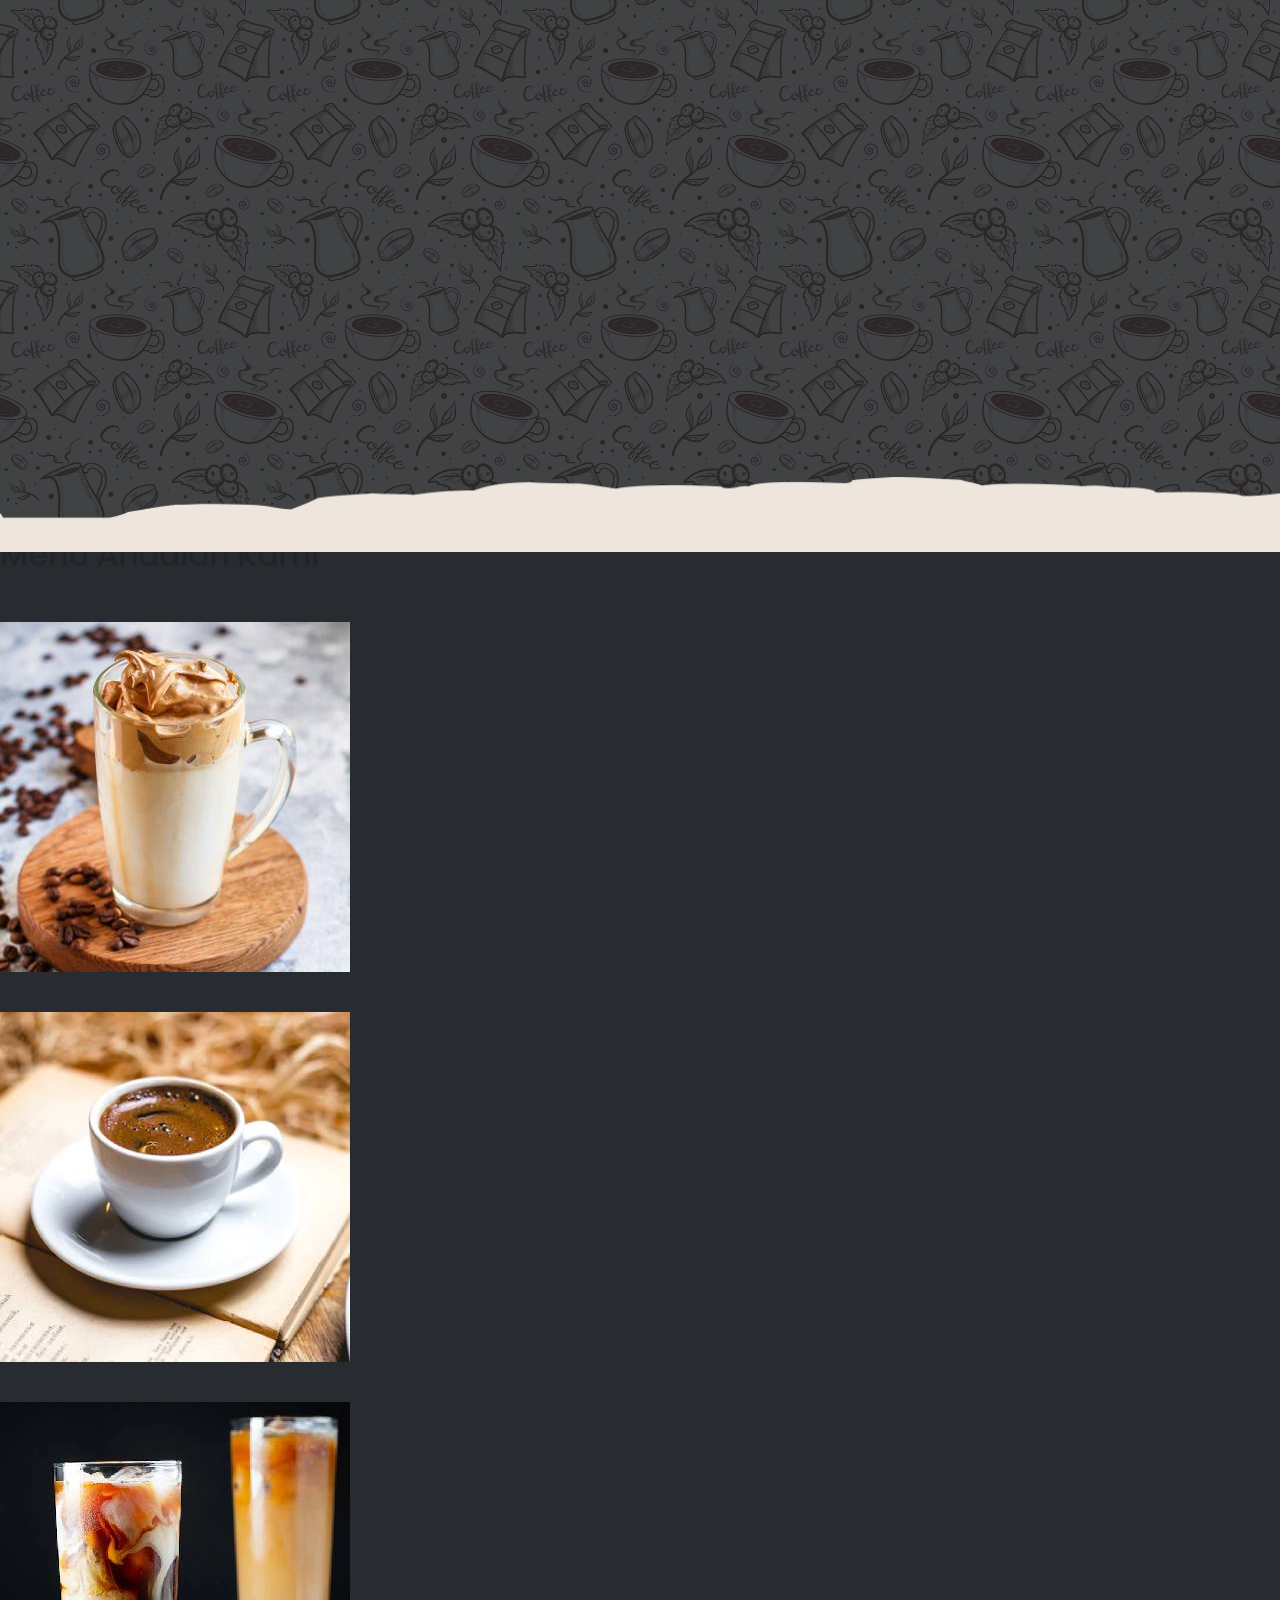
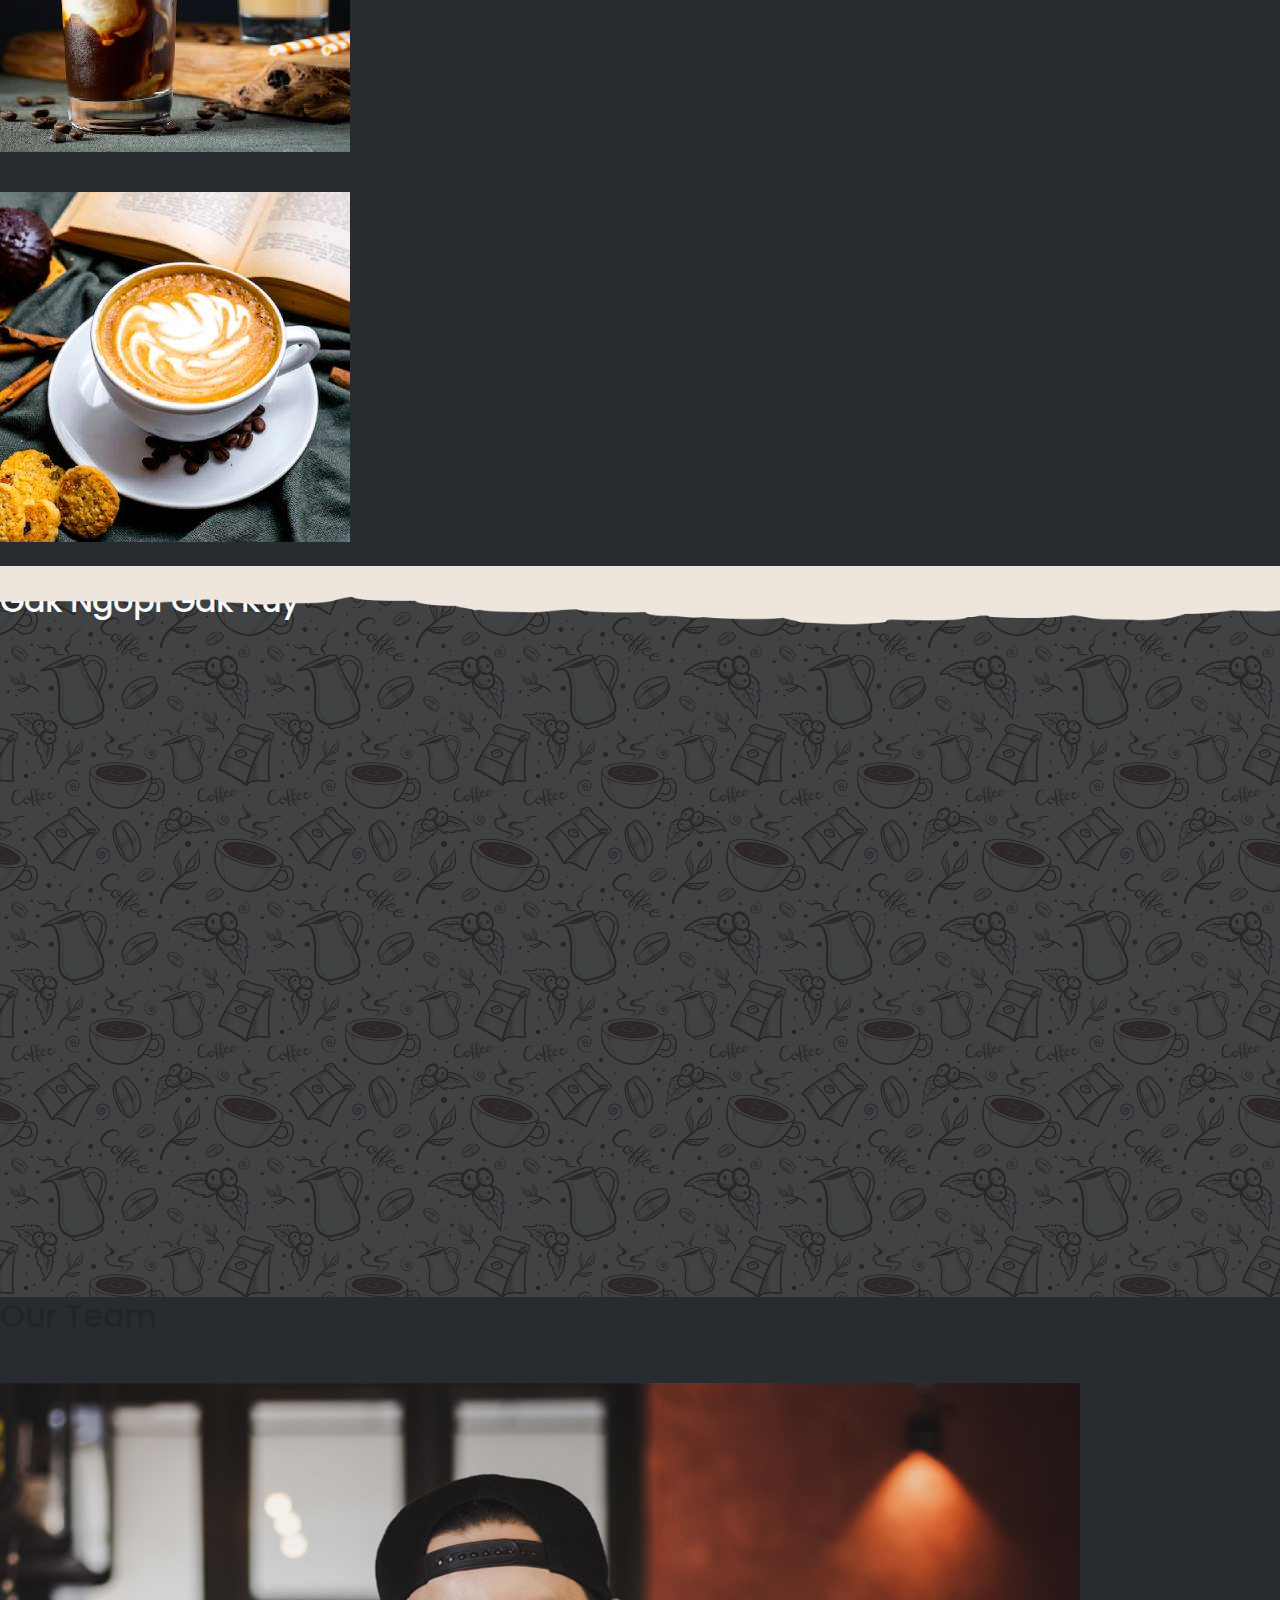
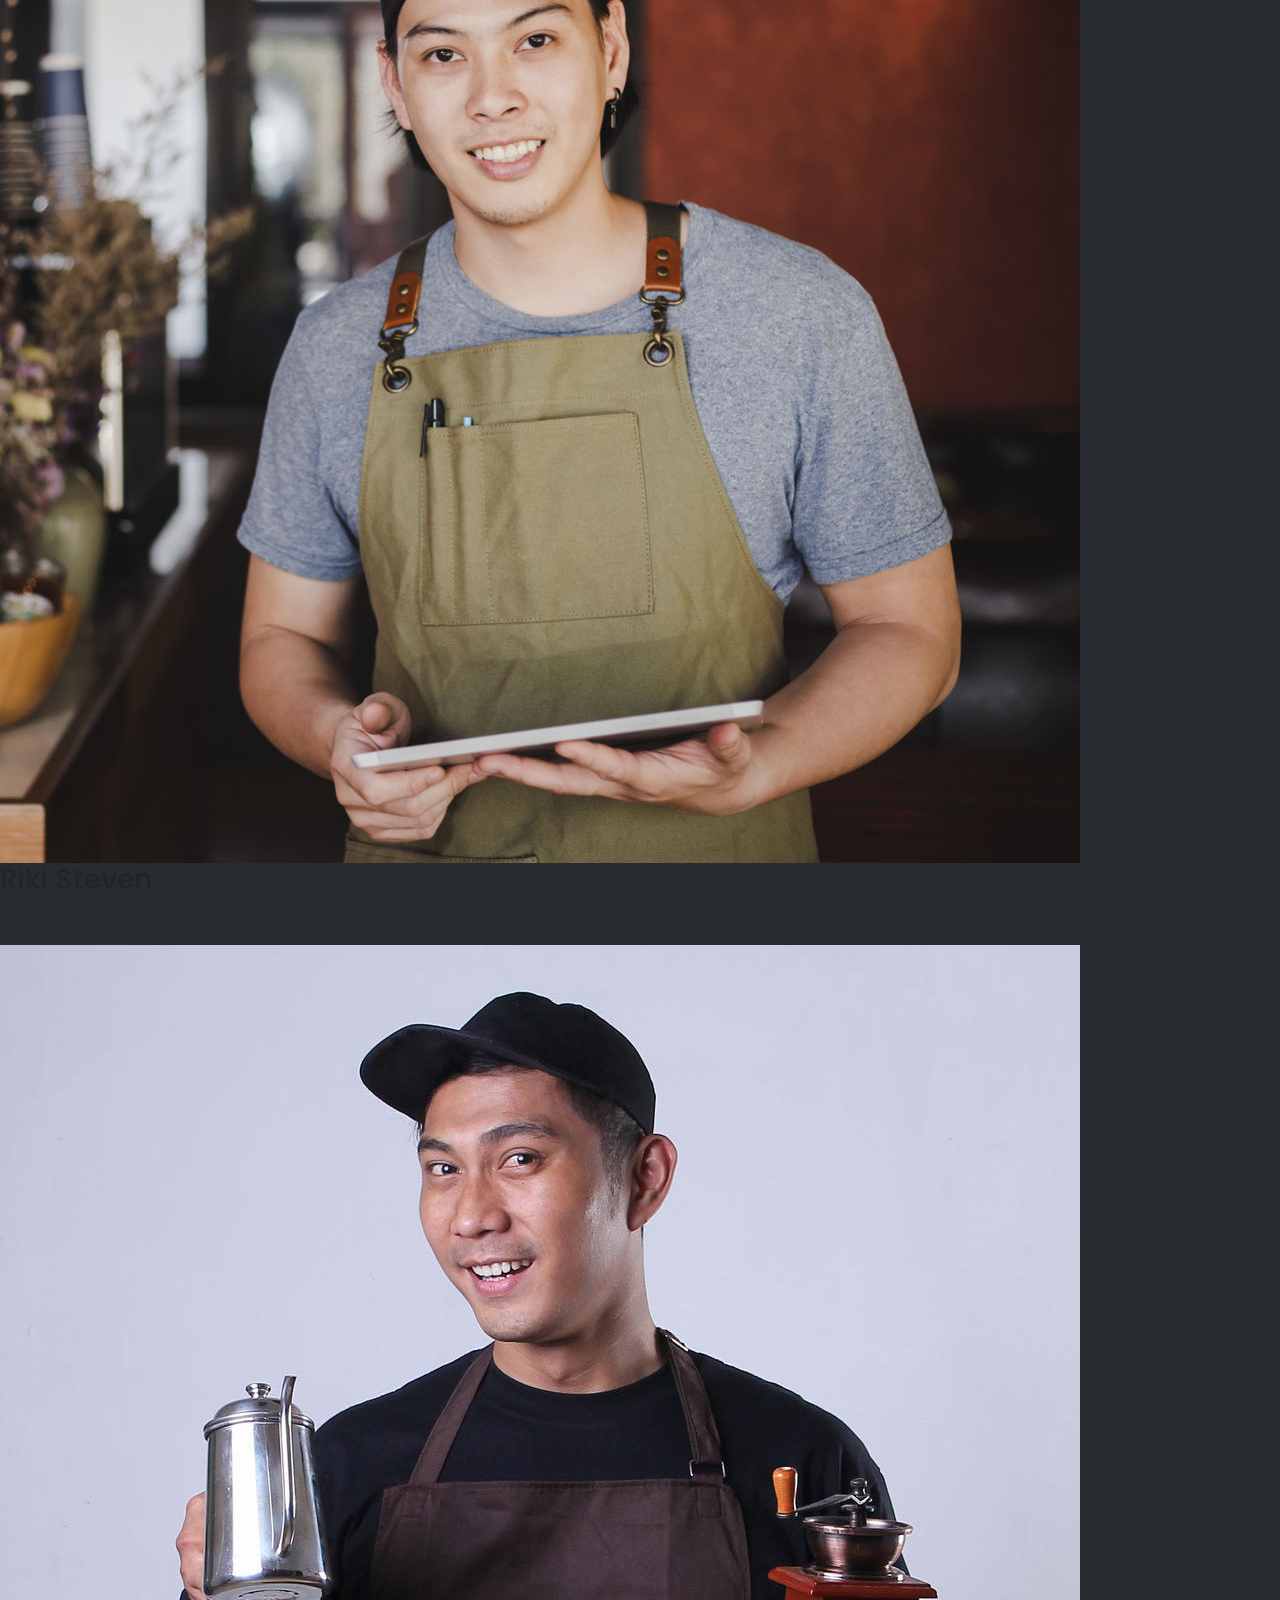
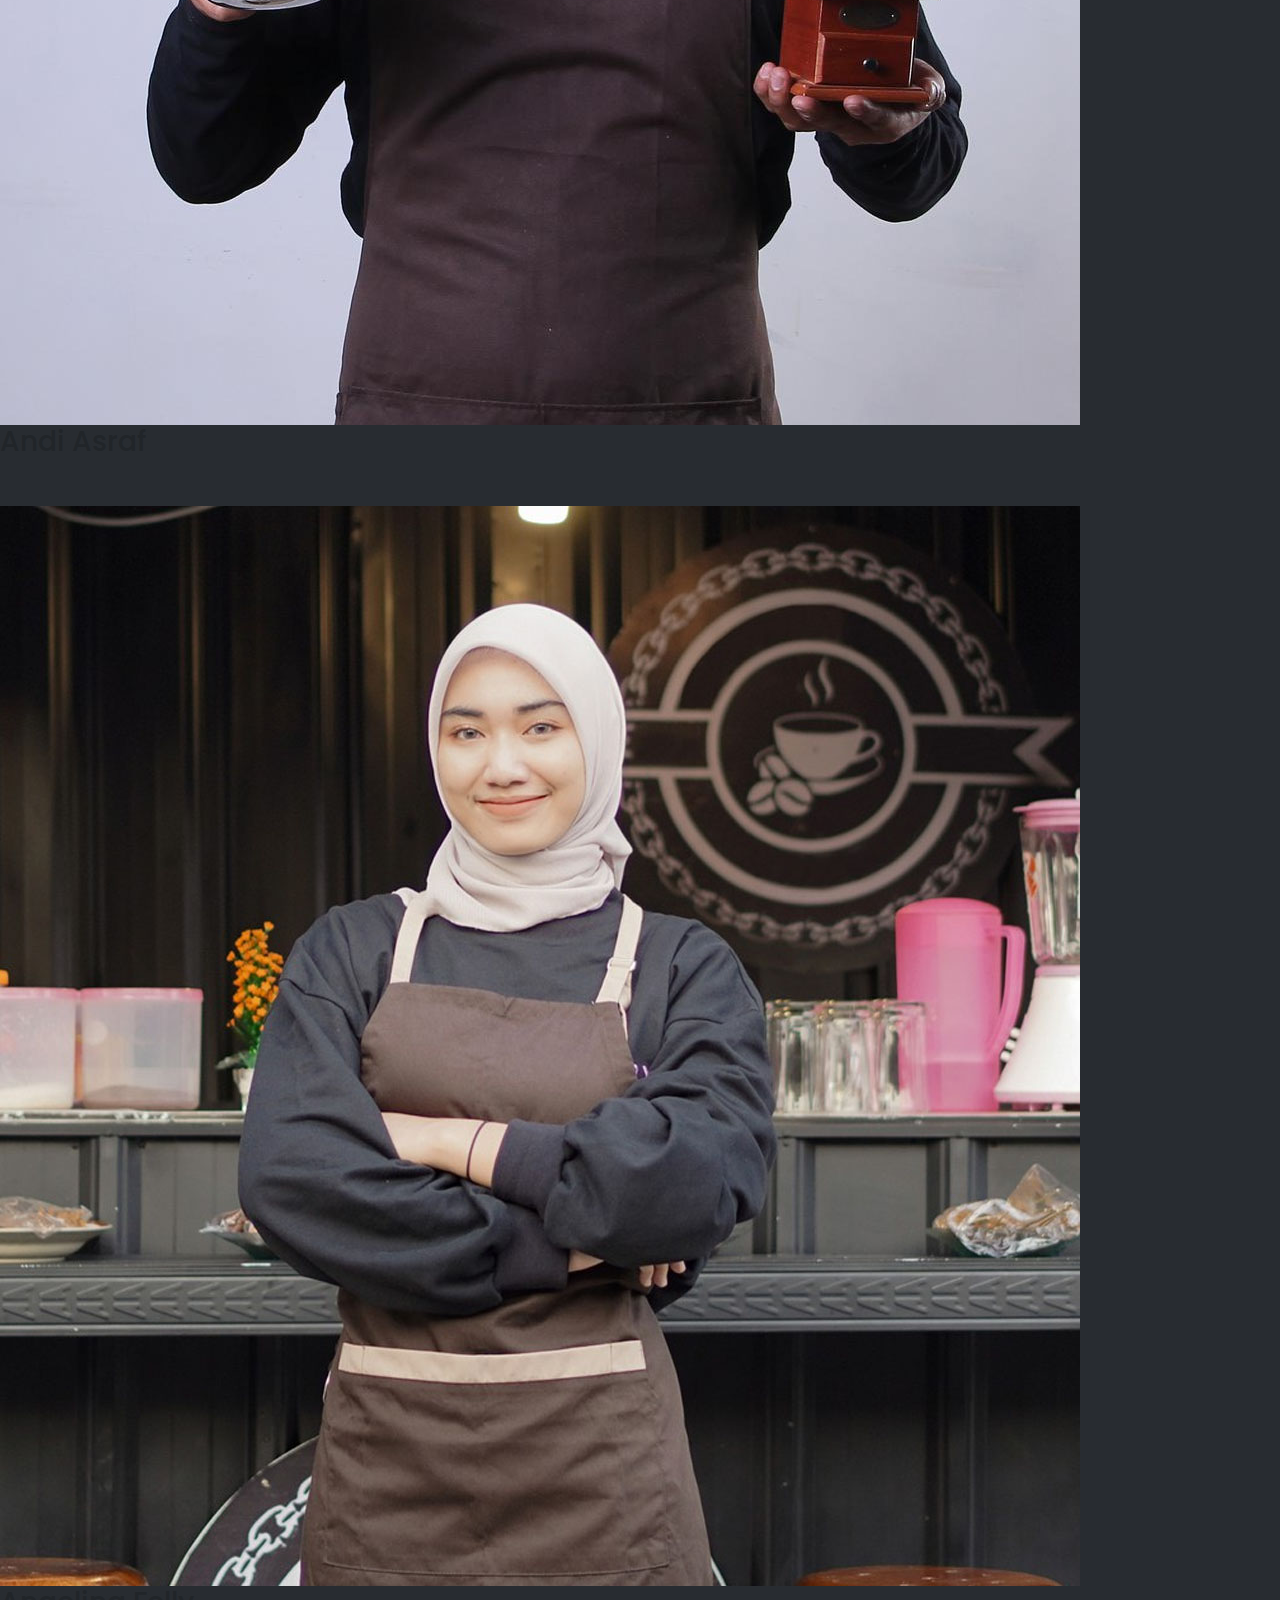
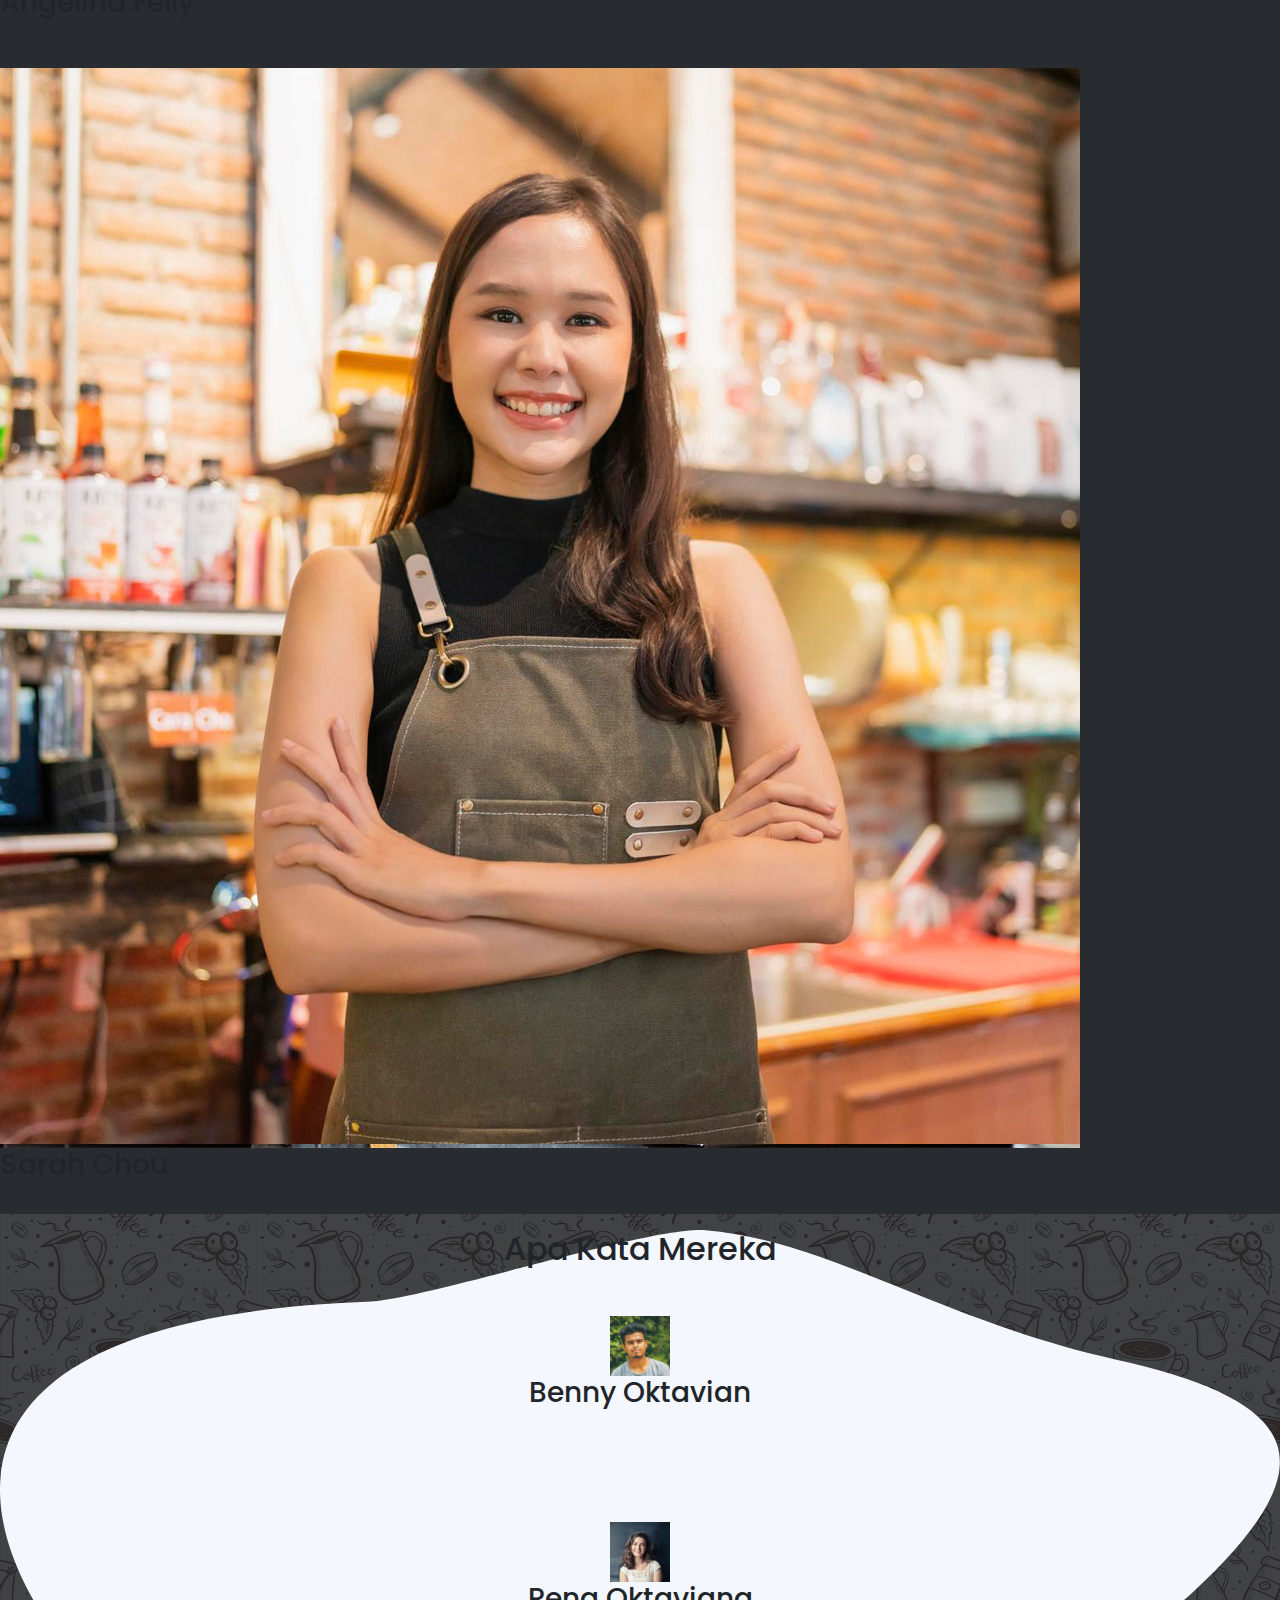
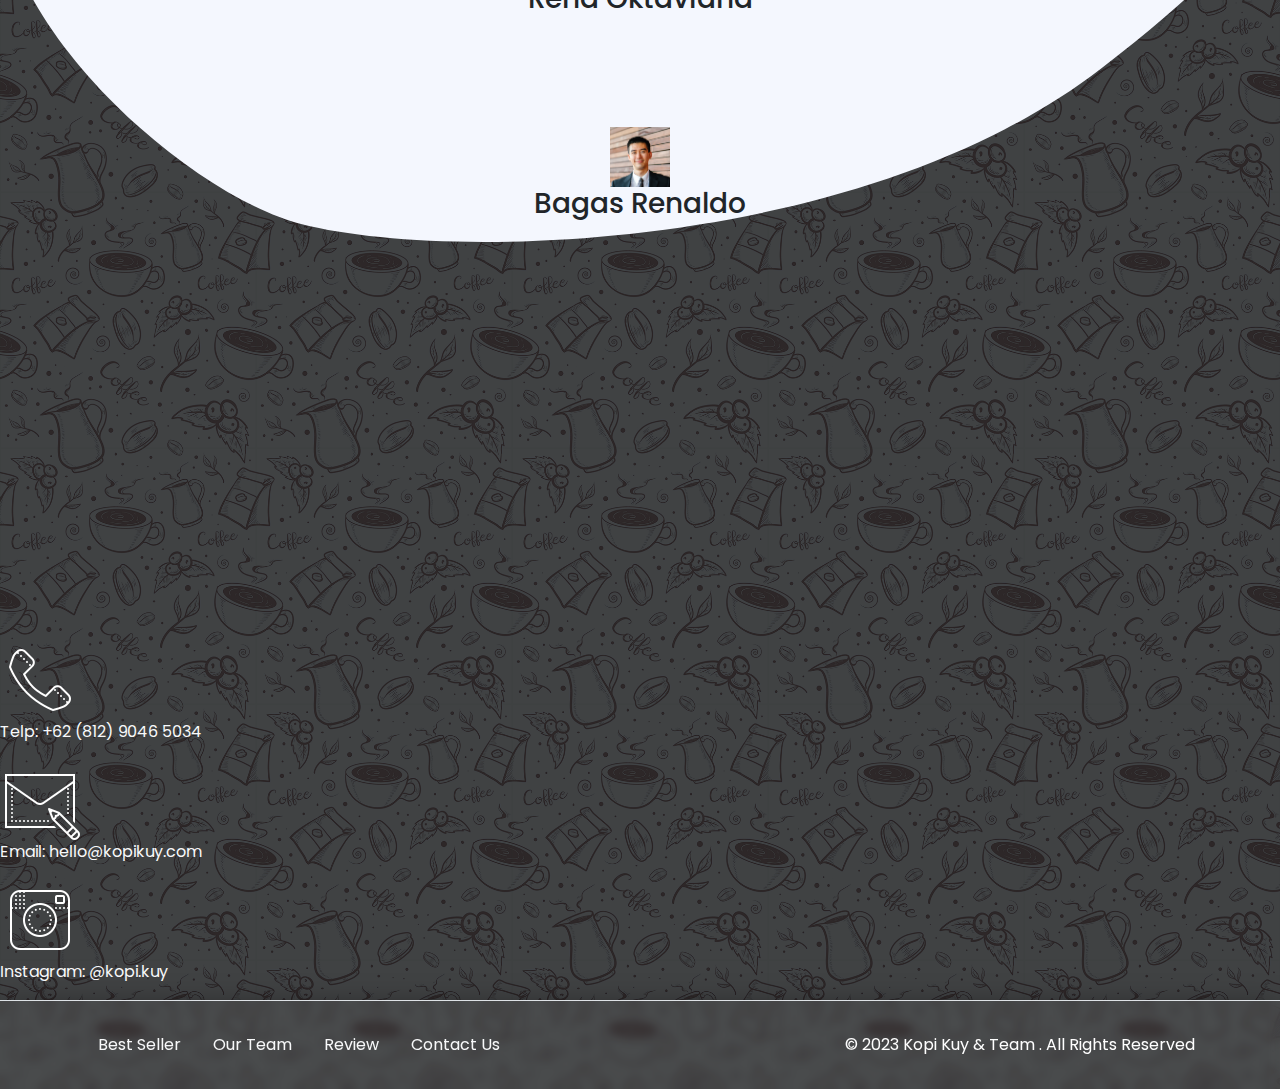
<file: index.html>
<!DOCTYPE html>
<html lang="en">
<head>
    <meta charset="UTF-8">
    <meta name="viewport" content="width=device-width, initial-scale=1.0">
    <link rel="shortcut icon" href="images/favicon/favicon.ico" type="image/x-icon">
    <title>Produk</title>
    <link rel="shortcut icon" href="images/favicon.ico" type="image/x-icon">
    <link rel="stylesheet" href="css/style.css">
    <link rel="stylesheet" href="vendor/bootstrap/bootstrap.min.css">
    <link rel="stylesheet" href="vendor/bootstrap/bootstrap-icons.css">
    <link rel="preconnect" href="https://fonts.googleapis.com">
    <link rel="preconnect" href="https://fonts.gstatic.com" crossorigin>
    <link href="https://fonts.googleapis.com/css2?family=Poppins:wght@300;400;600;700&display=swap" rel="stylesheet">
    <script src="vendor/bootstrap/bootstrap.bundle.min.js"></script>
    <script src="js/jquery-3.6.3.min.js"></script>
</head>
<body class="bg-dark bg">
    <!--navbar-->
    <nav class="navbar navbar-dark bg-glass navbar-expand-lg bisadicopy border-bot sticky-top">
        <div class="container">
            <a class="navbar-brand" href="#">
                <img src="images/logo/logo_kuy.png" height="40" alt="image">
            </a>
            <button class="navbar-toggler" type="button" data-bs-toggle="collapse" data-bs-target="#navbarNav11"
                aria-controls="navbarNav11" aria-expanded="false" aria-label="Toggle navigation">
                <span class="navbar-toggler-icon"></span>
            </button>
            <div class="collapse navbar-collapse" id="navbarNav11">
                <ul class="navbar-nav ms-auto">
                    <li class="nav-item active">
                        <a class="nav-link" href="index.html#best-seller">Best Seller</a>
                    </li>
                    <li class="nav-item">
                        <a class="nav-link" href="index.html#our-team">Our Team</a>
                    </li>
                    <li class="nav-item">
                        <a class="nav-link" href="index.html#review">Review</a>
                    </li>
                    <li class="nav-item">
                        <a class="nav-link" href="index.html#contact-us">Contact Us</a>
                    </li>

                </ul>
                <a class="btn btn-outline-light ms-md-3" href="produk.html">Shop</a>
                <a class="btn btn-outline-light ms-md-3" href="https://wa.me/6281290553535">
                    <i class="bi bi-whatsapp"></i> Chat</a>
            </div>
        </div>
    </nav>

    <!--header-->

    <header class="row p-5 text-light">
        <div class="kiri col-md-6">
            <h1>Kopi Kuy <img  class="kopi col" src="images/icon/icon_kopi.svg" alt=""></h1>
            <p class="row">
                Kopi Kuy merupakan sebuah startup kopi retail yang ingin menyajikan
                high quality Coffee untuk para pelanggannya.
            </p>
            <p class="row">
                Karena pandemi, klien berencana menjual kopinya dalam bentuk siap seduh
                dan meminta untuk disertakan logo bukalapak, shopee, dan tokopedia
            </p>
            <div class="olshop row">
                <img src="images/logo/logo_bukalapak.png" alt="">
                <img src="images/logo/logo_shopee.png" alt="">
                <img src="images/logo/logo_tokopedia.png" alt="">
            </div>
        </div>
        <div class="kanan col-md-6">
            <img src="images/header/header3.png" class="img-fluid" alt="">
        </div>
    </header>
    
    <section class="best-seller" id="best-seller">
        <h2>Menu Andalan Kami</h2>
        <p>
            Nikmati menu andalan yang menjadi favorit customer Kami
        </p>
        <div class="produk">
            <img src="images/produk/product_capuchino.jpg" alt="">
            <p>Cappuchino</p>
        </div>
        <div class="produk">
            <img src="images/produk/product_espresso.jpg" alt="">
            <p>Espresso</p>
        </div>
        <div class="produk">
            <img src="images/produk/product_kopi_susu.jpg" alt="">
            <p>Kopi Susu</p>
        </div>
        <div class="produk">
            <img src="images/produk/product_latte.jpg" alt="">
            <p>Latte</p>
        </div>
    </section>

    <section class="about-us text-light" id="about-us">
        <h2>Gak Ngopi Gak Kuy</h2>
        <p>
            Didirikan pada 2017, Kopi Kuy merupakan sebuah startup kopi retail
            yang ingin menyajikan kopi dengan kualitas tinggi untuk para pelanggannya.
            Nama Kuy yang diambil dari "yuk" yang merupakan harapan kami untuk mengajak semua
            yang terlibat dalam bisnis kami untuk bersama-sama menikmati sajian kopi yang berkualitas.
        </p>
        <img src="images/about-us/meracik kopi.jpg" alt="">
        <p>
            Kopi yang kami jual, hanya dari petani terpilih, dan berkualitas tinggi diproses
            secara sempurna dan diteruskan oleh para barista handal, yang penuh semangat
            dalam menyiapkan segelas kebahagiaan spesial untuk anda
        </p>
    </section>

    <section class="our-team" id="our-team">
        <h2>Our Team</h2>
        <p>
            Kami berinvestasi dalam rasa - mulai dari pemilihan biji, metode pemanggangan,
            hingga barista dengan sertifikat internasional.
        </p>
        <div class="team">
            <img src="images/team/team1.jpg" alt="">
            <h3>Riki Steven</h3>
            <p>Founder Kopi Kuy</p>
        </div>
        <div class="team">
            <img src="images/team/team2.jpg" alt="">
            <h3>Andi Asraf</h3>
            <p>Head of Marketing</p>
        </div>
        <div class="team">
            <img src="images/team/team3.jpg" alt="">
            <h3>Angelina Felly</h3>
            <p>Barista</p>
        </div>
        <div class="team">
            <img src="images/team/team4.jpg" alt="">
            <h3>Sarah Chou</h3>
            <p>Barista</p>
        </div>
    </section>

    <section class="review" id="review">
        <h2>Apa Kata Mereka</h2>
        <p>Kami berikan fakta dan data, karena kepuasan konsumen selalu nomor 1 untuk kami.</p>
        <div class="testimoni">
            <img src="images/customer/customer1.jpg" alt="">
            <div class="profile">
                <h3>Benny Oktavian</h3>
                <p>Mahasiswa</p>
            </div>
            <p>
                "Perdana kesini langsung merasa cocok dari segi tempat dan rasa.
                Baristanya ramah dan pelayanannya maksimal, tidak sungkan bertanya keinginan pengunjung."
            </p>
        </div>
        <div class="testimoni">
            <img src="images/customer/customer2.jpg" alt="">
            <div class="profile">
                <h3>Rena Oktaviana</h3>
                <p>Karyawan Swasta</p>
            </div>
            <p>
                "Asik buat santai sm tmn2, tempatnya nyaman dan yg bikin seru banyak game2nya
                yg bs dimainkan bareng tmn2 atau saudara, menunya enak2, pokoknya recomend
                banget deh tempatnya wajib coba guys!!! Pelayanannya ramah banget 🤗."
            </p>
        </div>
        <div class="testimoni">
            <img src="images/customer/customer3.jpg" alt="">
            <div class="profile">
                <h3>Bagas Renaldo</h3>
                <p>Dosen</p>
            </div>
            <p>
                "Tempat nya nyaman sekali pasti kalo kalian dateng betah ...
                selain tempat yang nyaman lalu pelayanan nya good banget...
                dan kalian yang datang ke kopi kuy jangan lewatkan permainan yang disediakan
                oleh kopi kuy , banyak banget game nya!"
        </div>
    </section>

    <section class="contact-us" id="contact-us">
        <iframe
            src="https://www.google.com/maps/embed?pb=!1m14!1m8!1m3!1d7932.741866032694!2d106.668581!3d-6.214715!3m2!1i1024!2i768!4f13.1!3m3!1m2!1s0x2e69f9912c7f297b%3A0xe5a3a671dae861ab!2sKopi%20kuy!5e0!3m2!1sid!2sid!4v1680617229460!5m2!1sid!2sid"
            allowfullscreen="" loading="lazy" referrerpolicy="no-referrer-when-downgrade"></iframe>
        <div class="kontak  text-light">
            <img class="kopi" src="images/icon/icon_phone.png" alt="">
            <p>Telp: +62 (812) 9046 5034</p>
        </div>
        <div class="kontak  text-light">
            <img  class="kopi" src="images/icon/icon_mail.png" alt="">
            <p>Email: hello@kopikuy.com</p>
        </div>
        <div class="kontak  text-light">
            <img  class="kopi" src="images/icon/icon_instagram.png" alt="">
            <p>Instagram: @kopi.kuy</p>
        </div>
    </section>

    <footer class="riki-block footer-small py-4 bg-glass border-top">
        <div class="container">
            <div class="row align-items-center">
                <div class="col-12 col-md-8">
                    <ul class="nav justify-content-center justify-content-md-start">
                        <li class="nav-item active">
                            <a class="nav-link text-light" href="index.html#best-seller">Best Seller</a>
                        </li>
                        <li class="nav-item">
                            <a class="nav-link text-light" href="index.html#our-team">Our Team</a>
                        </li>
                        <li class="nav-item">
                            <a class="nav-link text-light" href="index.html#review">Review</a>
                        </li>
                        <li class="nav-item">
                            <a class="nav-link text-light" href="index.html#contact-us">Contact Us</a>
                        </li>
                    </ul>
                </div>

                <div class="col-12 col-md-4 mt-4 mt-md-0 text-center text-md-right">
                    © 2023 Kopi Kuy &amp; Team . All Rights Reserved
                </div>
            </div>
        </div>
    </footer>

</body>
</html>
</file>
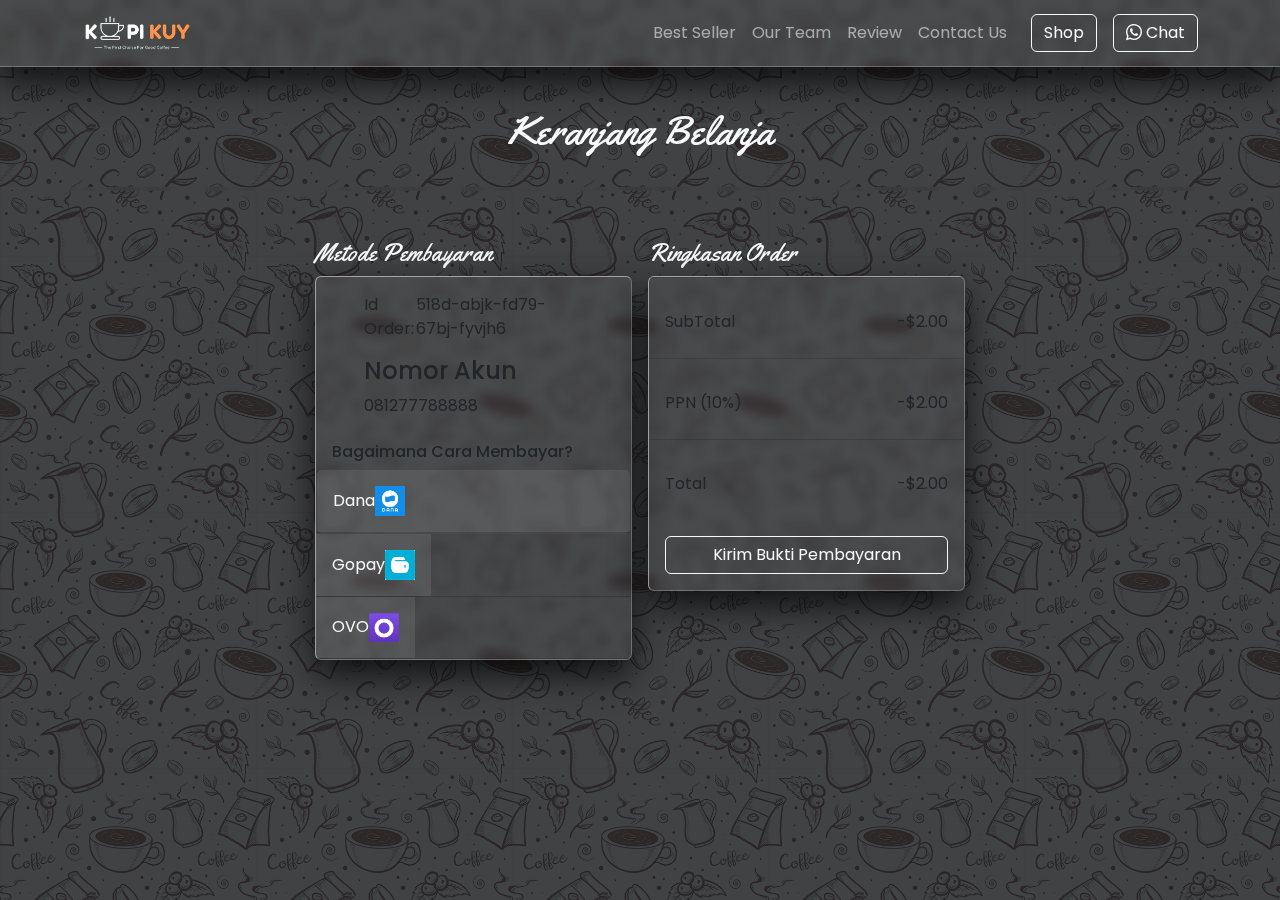
<file: cart.html>
<!DOCTYPE html>
<html lang="id">

<head>
  <meta charset="UTF-8" />
  <meta name="viewport" content="width=device-width, initial-scale=1.0" />
  <title>Keranjang Belanja</title>
  <link rel="shortcut icon" href="images/favicon.ico" type="image/x-icon" />
  <link rel="stylesheet" href="vendor/bootstrap/bootstrap.min.css" />
  <link rel="stylesheet" href="vendor/bootstrap/bootstrap-icons.css" />
  <link href="https://cdn.jsdelivr.net/npm/bootstrap@5.0.0-alpha1/dist/css/bootstrap.min.css" rel="stylesheet" />
  <link href="https://cdnjs.cloudflare.com/ajax/libs/font-awesome/4.7.0/css/font-awesome.min.css" rel="stylesheet" />
  <script type="text/javascript" src="https://cdnjs.cloudflare.com/ajax/libs/jquery/3.2.1/jquery.min.js"></script>
  <link rel="shortcut icon" href="images/favicon.ico" type="image/x-icon" />
  <link rel="stylesheet" href="css/style.css">
  <link rel="preconnect" href="https://fonts.googleapis.com">
  <link rel="preconnect" href="https://fonts.gstatic.com" crossorigin>
  <link href="https://fonts.googleapis.com/css2?family=Poppins:wght@300;400;600;700&family=Yellowtail&display=swap"
    rel="stylesheet">
  <script src="vendor/bootstrap/bootstrap.bundle.min.js"></script>
  <script src="js/jquery-3.6.3.min.js"></script>

</head>

<body class="bg-dark bg">
  <!--  -->
  <nav class="navbar navbar-dark bg-glass navbar-expand-lg bisadicopy border-bot sticky-top mw-100 load">
    <div class="container">
      <a class="navbar-brand" href="index.html">
        <img src="images/logo/logo_kuy.png" height="40" alt="image">
      </a>
      <button class="navbar-toggler" type="button" data-bs-toggle="collapse" data-bs-target="#navbarNav11"
        aria-controls="navbarNav11" aria-expanded="false" aria-label="Toggle navigation">
        <span class="navbar-toggler-icon"></span>
      </button>
      <div class="collapse navbar-collapse" id="navbarNav11">
        <ul class="navbar-nav ms-auto">
          <li class="nav-item active">
            <a class="nav-link" href="index.html#best-seller">Best Seller</a>
          </li>
          <li class="nav-item">
            <a class="nav-link" href="index.html#our-team">Our Team</a>
          </li>
          <li class="nav-item">
            <a class="nav-link" href="index.html#review">Review</a>
          </li>
          <li class="nav-item">
            <a class="nav-link" href="index.html#contact-us">Contact Us</a>
          </li>

        </ul>
        <a class="btn btn-outline-light ms-md-3" href="produk.html">Shop</a>
        <a class="btn btn-outline-light ms-md-3" href="https://wa.me/6281290553535">
          <i class="bi bi-whatsapp"></i> Chat</a>
      </div>
    </div>
  </nav>

  <section class="keranjang text-light">
    <div class="container my-4">
      <h1 class="text-center mb-3 py-3">Keranjang Belanja</h1>
      <!-- tampilan -->
      <div class="row justify-content-center tampilan">
        <div class="col-12">
          <ul class="list-group mb-1" id="ul_list_produk"></ul>
        </div>
      </div>
      <!-- orderan -->
      <div class="row justify-content-center">
        <div id="keteranganharga" class="">
          <div class="container d-flex justify-content-center mt-5 mb-5">
            <div class="row g-3">
              <div class="col-md-6">
                <h4 class="metod">Metode Pembayaran</h4>
                <div class="card bg-glass border-cus order">
                  <div class="d-flex align-items-center justify-content-between mx-5 my-3">
                    <span class="oder">Id Order:</span>
                    <span class="oder">518d-abjk-fd79-67bj-fyvjh6</span>
                  </div>
                  <div class="nomorakun ps-5 mb-4 text-left">
                    <h4>Nomor Akun</h4>
                    <h7>081277788888</h7>
                  </div>
                  <h6 class="mx-3">Bagaimana Cara Membayar?</h6>
                  <div class="accordion" id="accordionExample">
                    <div class="card glass">
                      <!-- Dana -->
                      <div class="card-header p-0" id="headingTwo">
                        <h2 class="mb-0">
                          <button
                            class="btn btn-light btn-block text-left collapsed p-3 rounded-0 border-0 bg-transparent"
                            type="button" data-toggle="collapse" data-target="#collapseTwo" aria-expanded="false"
                            aria-controls="collapseTwo">
                            <div class="d-flex align-items-center justify-content-between text-light">
                              <span>Dana</span>
                              <img
                                src="[data-uri]"
                                width="30" />
                            </div>
                          </button>
                        </h2>
                      </div>
                      <div id="collapseTwo" class="collapse" aria-labelledby="headingTwo"
                        data-parent="#accordionExample">
                        <div class="card-body">
                          <ol class="list-group list-group-numbered">
                            <li class="list-group-item glass text-light border-cus">
                              Buka aplikasi DANA
                            </li>
                            <li class="list-group-item glass text-light border-cus">Tap 'Kirim'</li>
                            <li class="list-group-item glass text-light border-cus">
                              Tap 'Kirim ke Teman'
                            </li>
                            <li class="list-group-item glass text-light border-cus">
                              Masukkan nomor tujuan (081277788888)
                            </li>
                            <li class="list-group-item glass text-light border-cus">
                              Masukkan nominal yang akan dikirimkan (pastikan
                              sama dengan orderan)
                            </li>
                            <li class="list-group-item glass text-light border-cus">
                              Pilih metode pembayaran menggunakan saldo DANA
                            </li>
                            <li class="list-group-item glass text-light border-cus">
                              Pastikan nomor dan jumlah transfer sudah sesuai
                            </li>
                            <li class="list-group-item glass text-light border-cus">Tap 'Bayar'</li>
                            <li class="list-group-item glass text-light border-cus">Masukkan PIN DANA</li>
                            <li class="list-group-item glass text-light border-cus">
                              Transakti berhasil
                            </li>
                          </ol>
                        </div>
                      </div>
                    </div>
                    <!-- gopay -->
                    <div class="card-header p-0" id="gopay">
                      <h2 class="mb-0">
                        <button class="btn btn-light btn-block text-left collapsed p-3 rounded-0 border-0 glass"
                          type="button" data-toggle="collapse" data-target="#collapsegopay" aria-expanded="false"
                          aria-controls="collapseTwo">
                          <div class="d-flex align-items-center justify-content-between text-light">
                            <span>Gopay</span>
                            <img
                              src="[data-uri]"
                              width="30" />
                          </div>
                        </button>
                      </h2>
                    </div>
                    <div id="collapsegopay" class="collapse" aria-labelledby="gopay" data-parent="#accordionExample">
                      <div class="card-body">
                        <ol class="list-group list-group-numbered">
                          <li class="list-group-item glass text-light border-cus">Buka aplikasi Gojek</li>
                          <li class="list-group-item glass text-light border-cus">
                            Pada halaman utama, klik menu "Bayar"
                          </li>
                          <li class="list-group-item glass text-light border-cus">
                            Masukkan nomor tujuan (081277788888)
                          </li>
                          <li class="list-group-item glass text-light border-cus">
                            Isi nominal saldo (pastikan sama dengan orderan).
                          </li>
                          <li class="list-group-item glass text-light border-cus">Klik "Konfirmasi".</li>
                          <li class="list-group-item glass text-light border-cus">
                            Pilih jenis pembayaran melalui ikon yang tersedia.
                            Anda juga dapat menambahkan catatan bila
                            diinginkan.
                          </li>
                          <li class="list-group-item glass text-light border-cus">
                            Pilih mode "Teman" jika ingin transaksi dapat
                            dilihat oleh teman GoPay Anda dan teman GoPay
                            penerima.
                          </li>
                          <li class="list-group-item glass text-light border-cus">
                            Klik "Konfirmasi & Bayar".
                          </li>
                          <li class="list-group-item glass text-light border-cus">Masukkan PIN GoPay.</li>
                          <li class="list-group-item glass text-light border-cus">
                            Tunggu sampai muncul notifikasi bahwa transfer
                            saldo telah berhasil.
                          </li>
                        </ol>
                      </div>
                    </div>
                    <!-- ovo -->
                    <div class="card-header p-0" id="ovo">
                      <h2 class="mb-0">
                        <button class="btn btn-light btn-block text-left collapsed p-3 rounded-0 border-0 glass"
                          type="button" data-toggle="collapse" data-target="#collapseovo" aria-expanded="false"
                          aria-controls="collapseTwo">
                          <div class="d-flex align-items-center justify-content-between text-light">
                            <span>OVO</span>
                            <img
                              src="[data-uri]"
                              width="30" />
                          </div>
                        </button>
                      </h2>
                    </div>
                    <div id="collapseovo" class="collapse" aria-labelledby="ovo" data-parent="#accordionExample">
                      <div class="card-body">
                        <ol class="list-group list-group-numbered">
                          <li class="list-group-item glass text-light border-cus">Buka aplikasi OVO.</li>
                          <li class="list-group-item glass text-light border-cus">
                            Masukkan security code.
                          </li>
                          <li class="list-group-item glass text-light border-cus">
                            Pilih menu 'Transfer', kemudian pilih 'Ke sesama
                            OVO'.
                          </li>
                          <li class="list-group-item glass text-light border-cus">
                            Masukkan nomor 081277778888.
                          </li>
                          <li class="list-group-item glass text-light border-cus">
                            Masukkan nominal saldo (pastikan sama dengan
                            orderan).
                          </li>
                          <li class="list-group-item glass text-light border-cus">Klik 'Lanjutkan'.</li>
                          <li class="list-group-item glass text-light border-cus">
                            Di layar akan terlihat detail transaksi, periksa
                            detail tersebut mulai dari nomor tujuan dan jumlah
                            yang akan ditransfer.
                          </li>
                          <li class="list-group-item glass text-light border-cus">
                            Setelah itu, klik 'Transfer'.
                          </li>
                          <li class="list-group-item glass text-light border-cus">
                            Tunggu hingga proses transfer berhasil dilakukan.
                          </li>
                          <li class="list-group-item glass text-light border-cus">
                            Transfer dari OVO ke OVO telah selesai dilakukan.
                          </li>
                        </ol>
                      </div>
                    </div>
                  </div>
                </div>
              </div>
              <div class="col-md-6">
                <h4 class="metod1">Ringkasan Order</h4>
                <div class="card bg-glass border-cus pay">
                  <!-- bas -->
                  <!-- <div class="d-flex align-items-center m-3">
                  <div>
                    <img
                      class="pic"
                      src="https://images.pexels.com/photos/7322083/pexels-photo-7322083.jpeg?auto=compress&cs=tinysrgb&dpr=2&w=500"
                      alt="" />
                  </div>
                  <div class="ps-3 d-flex flex-column justify-content">
                    <h3 class="fw-bold">Testing</h3>
                  </div>
                </div> -->

                  <hr class="mt-0 line" />
                  <!-- bas -->
                  <div class="p-3">
                    <div class="d-flex justify-content-between mb-2">
                      <span>SubTotal</span>
                      <span id="subtotal_html">-$2.00</span>
                    </div>
                  </div>
                  <hr class="mt-0 line" />
                  <div class="p-3">
                    <div class="d-flex justify-content-between mb-2">
                      <span>PPN (10%)</span>
                      <span id="ppn_html">-$2.00</span>
                    </div>
                  </div>

                  <hr class="mt-0 line" />

                  <div class="p-3">
                    <div class="d-flex justify-content-between mb-2">
                      <span>Total</span>
                      <span id="total_html">-$2.00</span>
                    </div>
                  </div>

                  <div class="p-3">
                    <a target="_blank" class="btn btn-outline-light col-12"
                      href="https://wa.me/6281277778888?text=halo kopi kuy saya mau pesan">
                      Kirim Bukti Pembayaran
                    </a>
                  </div>
                </div>
              </div>
            </div>
          </div>
        </div>
      </div>
    </div>
  </section>

  <script>
    var tmp_list_belanja = [];
    var hargatotal = 0;

    // Gambar Atas
    function updateListCart() {
      var list_belanja = localStorage.getItem("list_belanja");
      if (list_belanja != null) {
        var list_belanja_object = JSON.parse(
          localStorage.getItem("list_belanja")
        );
        list_belanja_object.forEach((item) => {
          hargatotal += item.hargaint;

          var idx = tmp_list_belanja.findIndex((itemTMP) => {
            if (itemTMP.nama === item.nama) {
              return true;
            }
            return false;
          });

          if (idx !== -1) {
            tmp_list_belanja[idx].qty = tmp_list_belanja[idx].qty + 1;
          } else {
            tmp_list_belanja.push(item);
          }
        });
        updateTampilan();
      }
    }

    updateListCart();

    function updateTampilan() {
      if (tmp_list_belanja.length < 1) {
        ul_list_produk.innerHTML = `<li class="list-group-item d-flex justify-content-center align-items-center bg-glass"><svg class="found h-auto mb-5 py-5 pb-5" xmlns="http://www.w3.org/2000/svg" data-name="Layer 1" width="982.48732"
        height="763.01413" viewBox="0 0 982.48732 763.01413" xmlns:xlink="http://www.w3.org/1999/xlink">
        <circle cx="559.4329" cy="333.06116" r="40.02979" fill="#e6e6e6" />
        <path
            d="M766.295,452.99465l-41.832-41.832a44.307,44.307,0,0,0-14.42627-61.92578,44.45758,44.45758,0,0,0-58.91358,12.23779,44.30652,44.30652,0,0,0,60.03321,62.99512l41.832,41.832A9.40939,9.40939,0,0,0,766.295,452.99465ZM709.59431,409.6011a31.68421,31.68421,0,1,1,9.27978-22.40381A31.58568,31.58568,0,0,1,709.59431,409.6011Z"
            transform="translate(-108.75634 -68.49293)" fill="#3f3d56" />
        <path
            d="M1069.529,514.69884C1176.50914,633.00725,866.39184,803.50707,615.8095,803.50707S191.86334,671.39983,162.09,514.69884C89.89987,134.75174,777.16735-106.74054,615.8095,225.89055,380.61181,710.73882,985.27984,421.5284,1069.529,514.69884Z"
            transform="translate(-108.75634 -68.49293)" fill="#e6e6e6" />
        <path
            d="M1021.529,542.69884C1128.50914,661.00725,818.39184,831.50707,567.8095,831.50707S143.86334,699.39983,114.09,542.69884C41.89987,162.75174,729.16735-78.74054,567.8095,253.89055,332.61181,738.73882,937.27984,449.5284,1021.529,542.69884Z"
            transform="translate(-108.75634 -68.49293)" fill="#3f3d56" />
        <path
            d="M258.35026,265.31823c-75.06741-3.30525-133.27133-19.49788-132.50668-36.86436.45844-10.41178,21.70324-18.7842,58.28677-22.96955a1,1,0,1,1,.22727,1.987c-34.46168,3.943-56.11733,12.01678-56.516,21.07051-.69148,15.70451,59.11433,31.63093,130.59659,34.77832s132.4564-7.461,133.14787-23.16554c.40032-9.09178-20.59681-19.06558-54.79775-26.0284a1.00008,1.00008,0,1,1,.3991-1.95993c36.3011,7.39058,56.85694,17.624,56.39672,28.0763C392.81953,257.60908,333.41767,268.62348,258.35026,265.31823Z"
            transform="translate(-108.75634 -68.49293)" fill="#198754" />
        <path
            d="M191.67927,268.22672a76.98277,76.98277,0,0,0,133.03578,5.52178A1211.97551,1211.97551,0,0,1,191.67927,268.22672Z"
            transform="translate(-108.75634 -68.49293)" fill="#198754" />
        <path
            d="M333.019,252.71347a76.997,76.997,0,1,0-147.74945-5.70562A572.23325,572.23325,0,0,0,333.019,252.71347Z"
            transform="translate(-108.75634 -68.49293)" fill="#198754" />
        <circle cx="168.83353" cy="123.60073" r="9" fill="#fff" />
        <circle cx="122.51347" cy="152.59128" r="15" fill="#fff" />
        <circle cx="348.90479" cy="142.89813" r="9.99975" fill="#198754" />
        <circle cx="122.90479" cy="452.89813" r="6.00007" fill="#e6e6e6" />
        <circle cx="542.90479" cy="658.89813" r="6.00007" fill="#e6e6e6" />
        <circle cx="151.90479" cy="339.89813" r="3.00007" fill="#e6e6e6" />
        <circle cx="399.90479" cy="563.89813" r="3.00007" fill="#e6e6e6" />
        <circle cx="850.90479" cy="534.89813" r="3.00007" fill="#e6e6e6" />
        <circle cx="709.90479" cy="623.89813" r="3.00007" fill="#e6e6e6" />
        <circle cx="562.90479" cy="515.89813" r="3.00007" fill="#e6e6e6" />
        <circle cx="372.90479" cy="219.89813" r="3.00007" fill="#e6e6e6" />
        <circle cx="396.90479" cy="71.89813" r="3.00007" fill="#e6e6e6" />
        <circle cx="382.90479" cy="694.89813" r="3.00007" fill="#e6e6e6" />
        <circle cx="234.90479" cy="631.89813" r="3.00007" fill="#e6e6e6" />
        <circle cx="703.90479" cy="523.89813" r="3.00007" fill="#e6e6e6" />
        <circle cx="148.3737" cy="224.7987" r="9" fill="#fff" />
        <path
            d="M460.6612,431.39114c0,26.88035-41.55939,89.516-53.70465,107.24669a3.99188,3.99188,0,0,1-6.5907,0c-12.14526-17.73066-53.70465-80.36634-53.70465-107.24669a57,57,0,1,1,114,0Z"
            transform="translate(-108.75634 -68.49293)" fill="#fff" />
        <circle cx="294.90486" cy="358.8982" r="29" fill="#198754" />
        <ellipse cx="294.40486" cy="496.3982" rx="33.5" ry="6.5" fill="#fff" />
        <path
            d="M925.60957,386.41245a10.52681,10.52681,0,0,0-.64106,1.52851l-47.783,13.27682-8.61085-8.42662L854.1589,404.12429,867.953,420.52338a8,8,0,0,0,9.35283,2.169l51.61632-22.78484a10.49709,10.49709,0,1,0-3.31256-13.49509Z"
            transform="translate(-108.75634 -68.49293)" fill="#ffb8b8" />
        <path
            d="M875.50191,401.996l-17.9352,13.95958a4.5,4.5,0,0,1-6.68163-1.33719L839.73843,394.891a12.49741,12.49741,0,0,1,19.76923-15.29426l16.33819,15.59379a4.5,4.5,0,0,1-.34394,6.80543Z"
            transform="translate(-108.75634 -68.49293)" fill="#198754" />
        <path
            d="M930.19158,379.80967l18.18807,8.1829a3.14913,3.14913,0,0,1,1.57976,4.16384l-2.15339,4.78633a1.05293,1.05293,0,0,1,.52659,1.38795l-.86136,1.91453a1.05292,1.05292,0,0,1-1.388.52659l-.86136,1.91453a1.05292,1.05292,0,0,1,.52659,1.388l-.86136,1.91453a1.0529,1.0529,0,0,1-1.38794.52659L931.8709,432.36162a3.14914,3.14914,0,0,1-4.16384,1.57977l-18.18807-8.1829a3.14915,3.14915,0,0,1-1.57977-4.16384l18.08852-40.20522A3.14913,3.14913,0,0,1,930.19158,379.80967Z"
            transform="translate(-108.75634 -68.49293)" fill="#3f3d56" />
        <path
            d="M912.82137,423.21181l14.59056,6.57106a3.03424,3.03424,0,0,0,3.99937-1.51155l6.73892-14.98951,2.34078-5.196,6.09875-13.562a3.026,3.026,0,0,0-1.51149-3.98886l-4.58726-2.06786L930.47694,383.964a3.02112,3.02112,0,0,0-3.98861,1.522L920.589,398.59669l-6.7179,14.92653-2.56118,5.69979A3.022,3.022,0,0,0,912.82137,423.21181Z"
            transform="translate(-108.75634 -68.49293)" fill="#f2f2f2" />
        <polygon points="773.577 540.443 785.837 540.442 791.67 493.154 773.575 493.155 773.577 540.443"
            fill="#ffb8b8" />
        <path
            d="M879.2066,604.93325l24.1438-.001h.001a15.38605,15.38605,0,0,1,15.38648,15.38623v.5l-39.53052.00146Z"
            transform="translate(-108.75634 -68.49293)" fill="#2f2e41" />
        <polygon points="805.577 537.443 817.837 537.442 823.67 490.154 805.575 490.155 805.577 537.443"
            fill="#ffb8b8" />
        <path
            d="M911.2066,601.93325l24.1438-.001h.001a15.38605,15.38605,0,0,1,15.38648,15.38623v.5l-39.53052.00146Z"
            transform="translate(-108.75634 -68.49293)" fill="#2f2e41" />
        <path
            d="M827.34138,497.97109a39.41035,39.41035,0,0,0,36.8999,26.81006l.62012.01c6.32959.18,13.75976-1.86,21.0498-4.79,14.3999-5.79,28.23-15.06,31.8999-17.61l-6.21972,59.79-2.52,24.24a4.51415,4.51415,0,0,0,4.48,4.97h15.52978a4.50547,4.50547,0,0,0,4.35987-3.36l25.64013-97.65a19.032,19.032,0,0,0-19.71-23.83l-53.25976,3.65,3.71972-14.88-47.54-3.16-.13965.1c-1.14013.83-2.25,1.7-3.31005,2.61a40.27149,40.27149,0,0,0-6.99024,7.66A38.48741,38.48741,0,0,0,827.34138,497.97109Z"
            transform="translate(-108.75634 -68.49293)" fill="#2f2e41" />
        <path
            d="M827.34138,497.97109a39.41035,39.41035,0,0,0,36.8999,26.81006,196.14623,196.14623,0,0,0,22.56982-13.39l-.8999,8.61-7.83984,75.42a4.51415,4.51415,0,0,0,4.48,4.97h15.52978a4.50547,4.50547,0,0,0,4.35987-3.36l9.15039-34.85,16.48974-62.8a19.032,19.032,0,0,0-19.71-23.83l-53.25976,3.65,3.71972-14.88-26.98-1.79A38.48741,38.48741,0,0,0,827.34138,497.97109Z"
            transform="translate(-108.75634 -68.49293)" fill="#2f2e41" />
        <path
            d="M838.7735,458.32082l-.35766-.043-8.29517-40.78515c-.071-.354-6.85229-35.5332,13.93677-53.92432l.36182-2.51709a4.50032,4.50032,0,0,1,5.78711-3.65771l19.58471,6.0747a4.49086,4.49086,0,0,1,3.019,5.4419l-1.90381,7.2417c2.63989,3.1001,33.7146,40.51221,22.89038,69.33545L888.9488,464.439Z"
            transform="translate(-108.75634 -68.49293)" fill="#198754" />
        <path
            d="M920.09389,426.48986a10.52591,10.52591,0,0,0-1.32908.99037l-47.89739-12.858-3.13136-11.634-18.17538,2.43095,3.54192,21.13437a8,8,0,0,0,6.95146,6.62248l56.032,6.619a10.4971,10.4971,0,1,0,4.00785-13.30516Z"
            transform="translate(-108.75634 -68.49293)" fill="#ffb8b8" />
        <path
            d="M869.022,414.43646,846.48068,417.34a4.5,4.5,0,0,1-5.07405-4.54822l.42987-22.65461a12.49741,12.49741,0,0,1,24.79917-3.12052l6.14215,21.73423a4.5,4.5,0,0,1-3.75583,5.68559Z"
            transform="translate(-108.75634 -68.49293)" fill="#198754" />
        <circle cx="753.92061" cy="258.80372" r="24.56103" fill="#ffb8b8" />
        <path
            d="M861.3848,329.34791l-3.075-5.59966c-5.82461,23.73215,4.46383,43.37315,4.46383,43.37315l-39.93243-18.601.38033-6.59991-3.95134,4.484-5.67747-3.12872-.74992-4.28064-4.28563,1.06158,15.64354-28.38736c15.18238-27.01314,37.25508-16.69982,37.25508-16.69982,35.11544-1.66934,30.82681,32.97543,30.82681,32.97543Z"
            transform="translate(-108.75634 -68.49293)" fill="#2f2e41" />
        <ellipse cx="556.1612" cy="472.39114" rx="12.17949" ry="47.5"
            transform="translate(-275.75171 306.36236) rotate(-32.66242)" fill="#3f3d56" />
    </svg><h3 class="position-absolute text-center text-light" style="bottom: 5%;">Keranjang Belanja Anda Kosong</h3></li>`;
        keteranganharga.classList.add("d-none");
      } else {
        keteranganharga.classList.remove("d-none");
        var template_list = ``;
        tmp_list_belanja.forEach((item, index) => {
          template_list += `<li class="list-group-item d-flex justify-content-between align-items-center bg-glass text-light py-2 px-3 rounded-2 border-cus">
                            <img src="${item.foto}" height="40" width="40">
                            <div class="ms-2 me-auto">
                                <div class="fw-bold">${item.nama}</div>
                                <span class="harga">${item.harga}</span> x
                                <span class="jumlah">${item.qty}</span>
                            </div>
                            <div class="fw-bold mx-3">${titikPemisahRupiah(
            item.hargaint * item.qty
          )}</div>
                            <button onclick="hapusProduk(${index})" class="btn btn-outline-light btn-sm">Hapus</span>
                        </li>`;
        });
        ul_list_produk.innerHTML = template_list;
        subtotal_html.innerHTML = titikPemisahRupiah(hargatotal);
        ppn_html.innerHTML = titikPemisahRupiah((hargatotal * 10) / 100);
        total_html.innerHTML = titikPemisahRupiah(
          hargatotal + (hargatotal * 10) / 100
        );
      }
    }

    /* Fungsi Untuk memberi titik ribuan pada rupiah untuk memudahkan pembacaan harga */
    function titikPemisahRupiah(x) {
      return x.toString().replace(/\B(?=(\d{3})+(?!\d))/g, ".");
    }

    /* Fungsi untuk menghapus quantity dan produk pada cart */

    function hapusProduk(index) {
      hargatotal = hargatotal - tmp_list_belanja[index].hargaint;

      var list_belanja = localStorage.getItem("list_belanja");
      var list_belanja_object = JSON.parse(
        localStorage.getItem("list_belanja")
      );
      var nama_produk = tmp_list_belanja[index].nama;

      var idx = list_belanja_object.findIndex((itemTMP) => {
        if (itemTMP.nama === nama_produk) {
          return true;
        }
        return false;
      });

      if (idx !== -1) {
        list_belanja_object.splice(idx, 1);
        localStorage.setItem(
          "list_belanja",
          JSON.stringify(list_belanja_object)
        );
      }
      if (tmp_list_belanja[index].qty > 1) {
        tmp_list_belanja[index].qty = tmp_list_belanja[index].qty - 1;
      } else {
        tmp_list_belanja.splice(index, 1);
      }
      updateTampilan();
    }
  </script>
  <script type="text/javascript"
    src="https://cdn.jsdelivr.net/npm/bootstrap@5.0.0-alpha1/dist/js/bootstrap.bundle.min.js"></script>

  <script type="text/javascript">
    var myLink = document.querySelector('a[href="#"]');
    myLink.addEventListener("click", function (e) {
      e.preventDefault();
    });
  </script>
  <script src="js/script.js"></script>
</body>

</html>
</file>
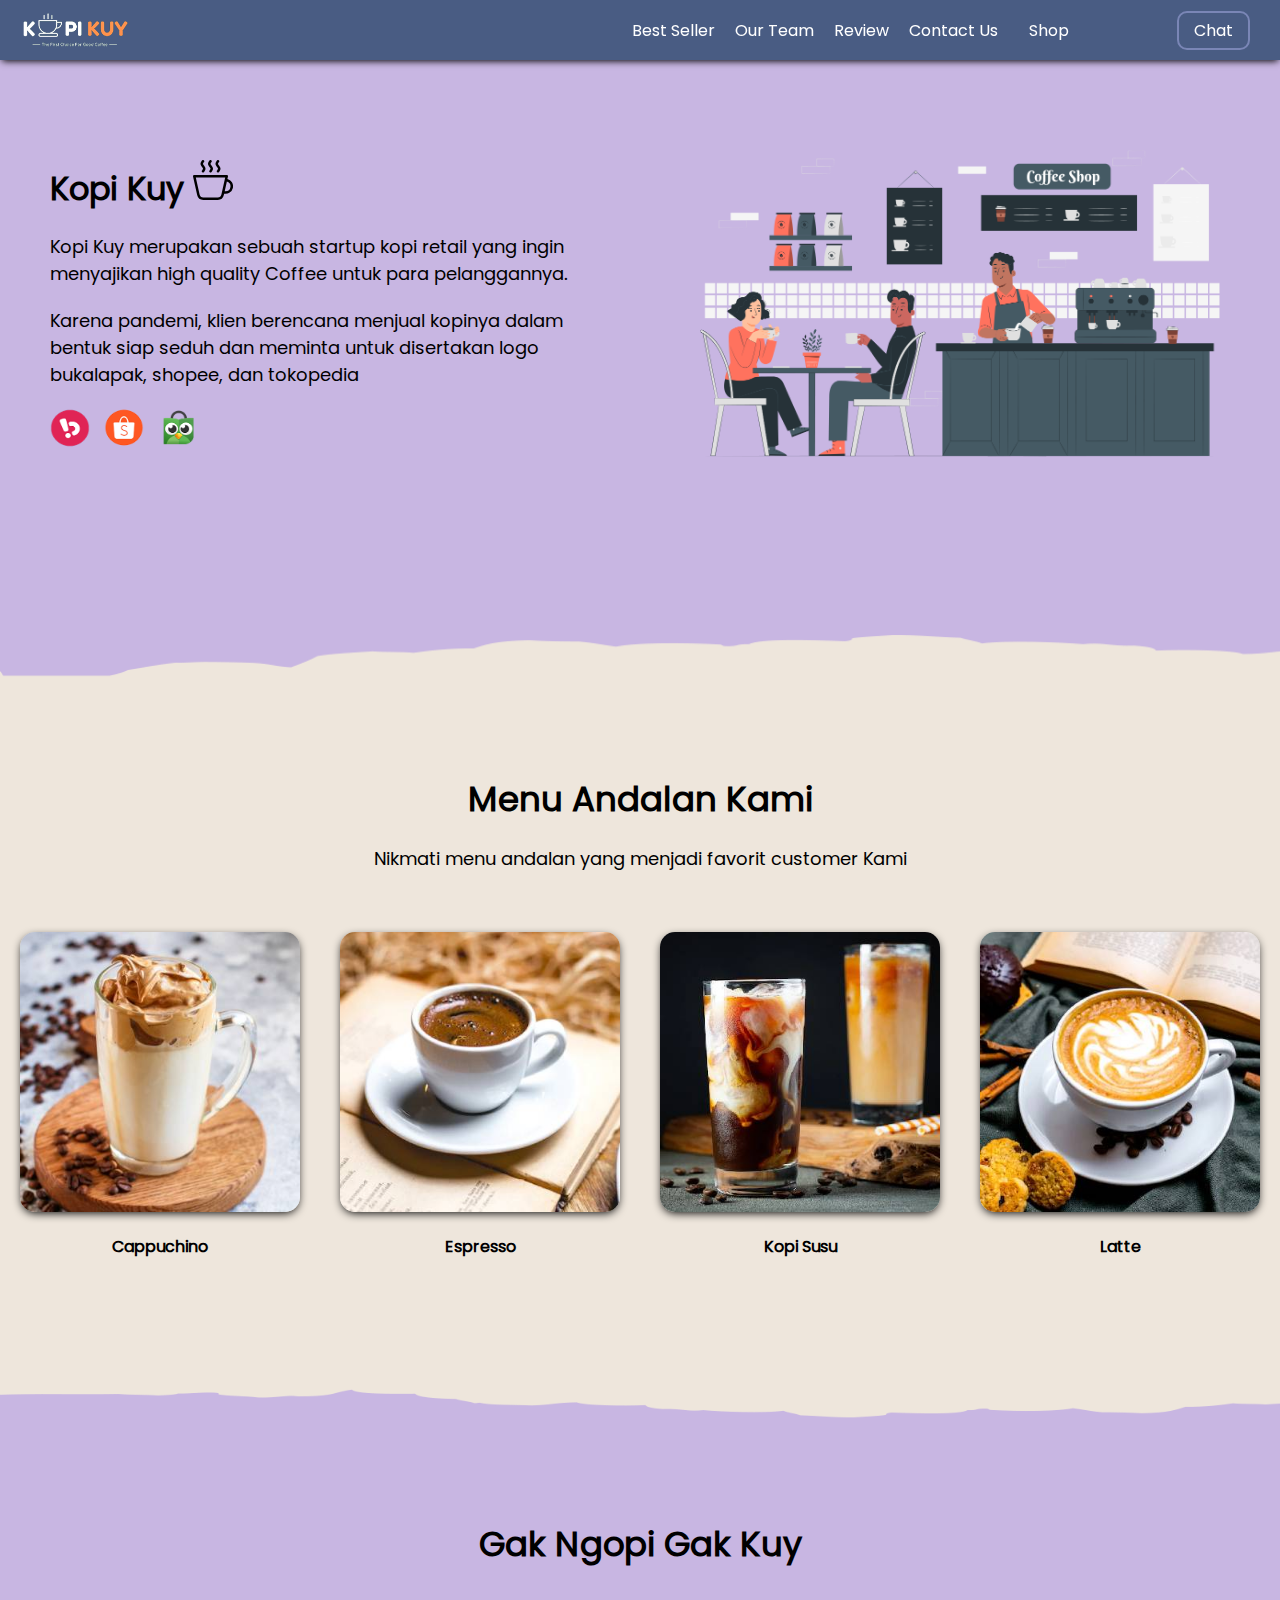
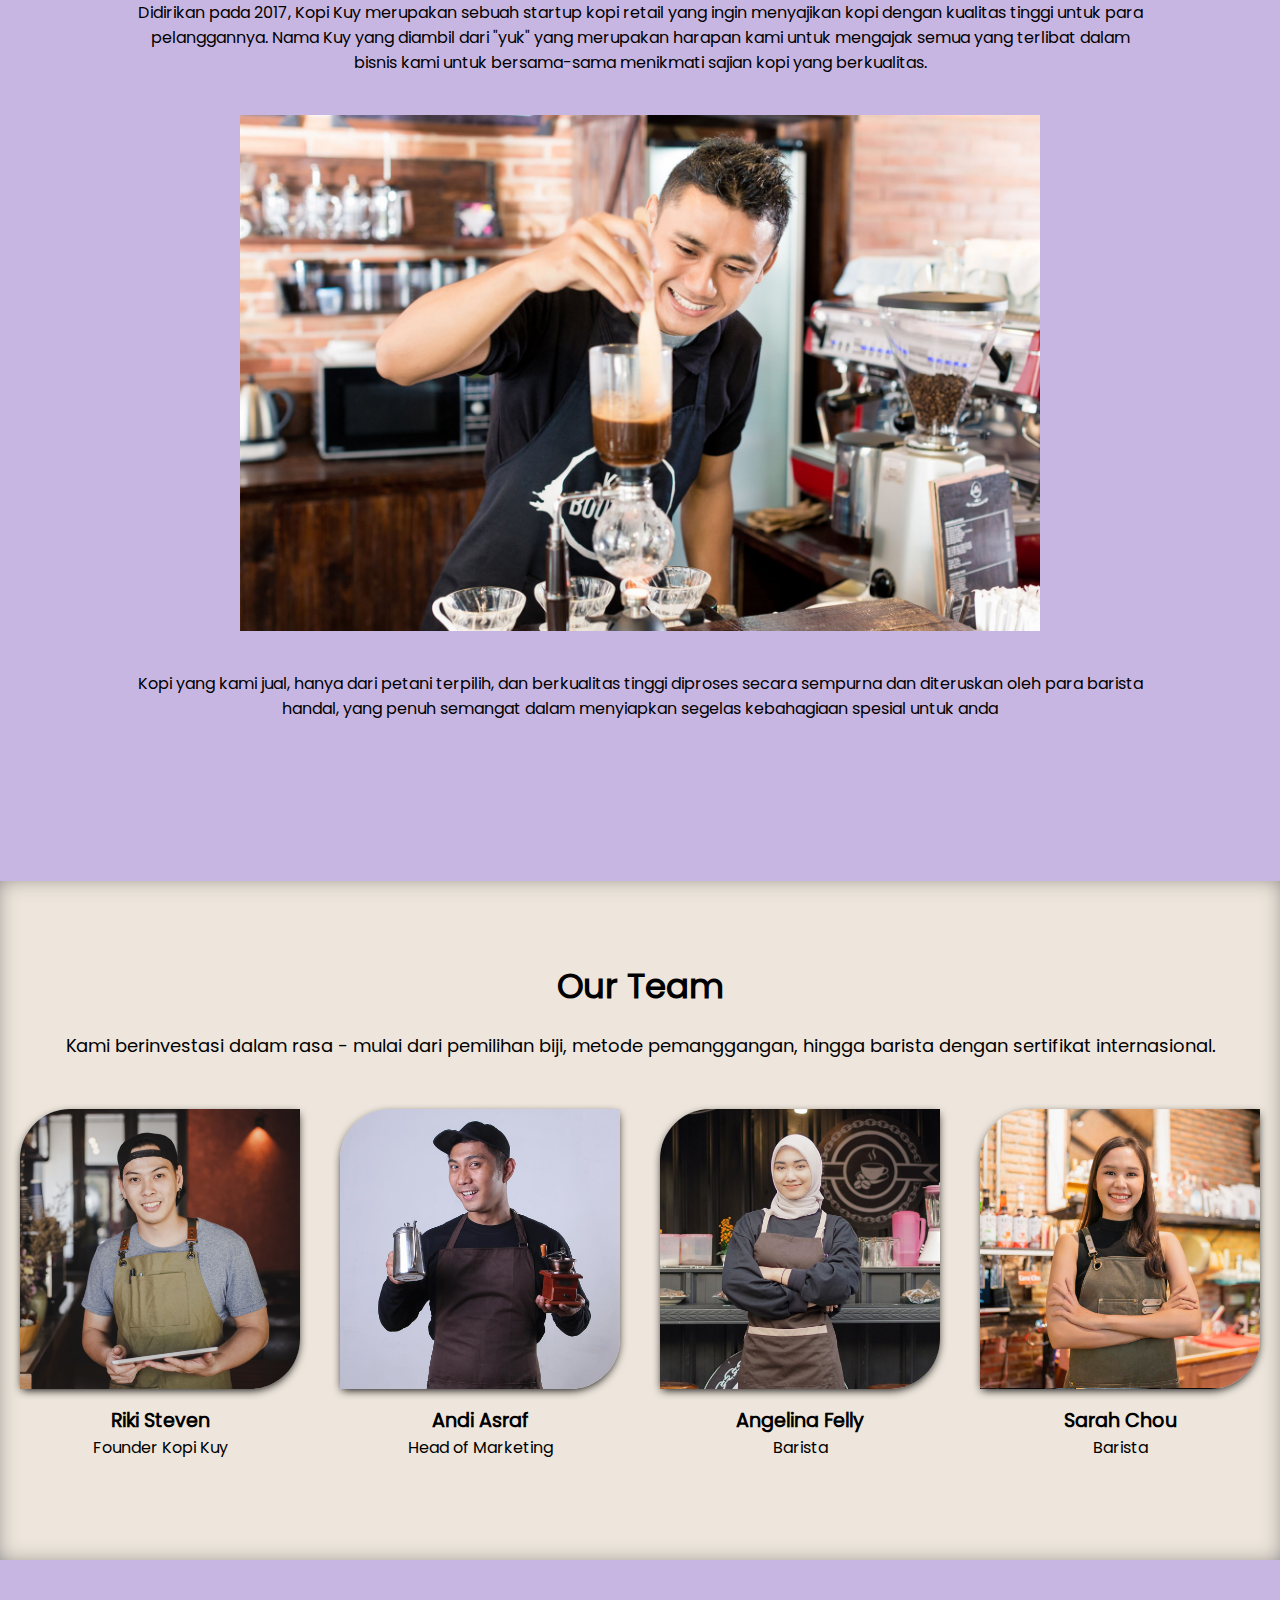
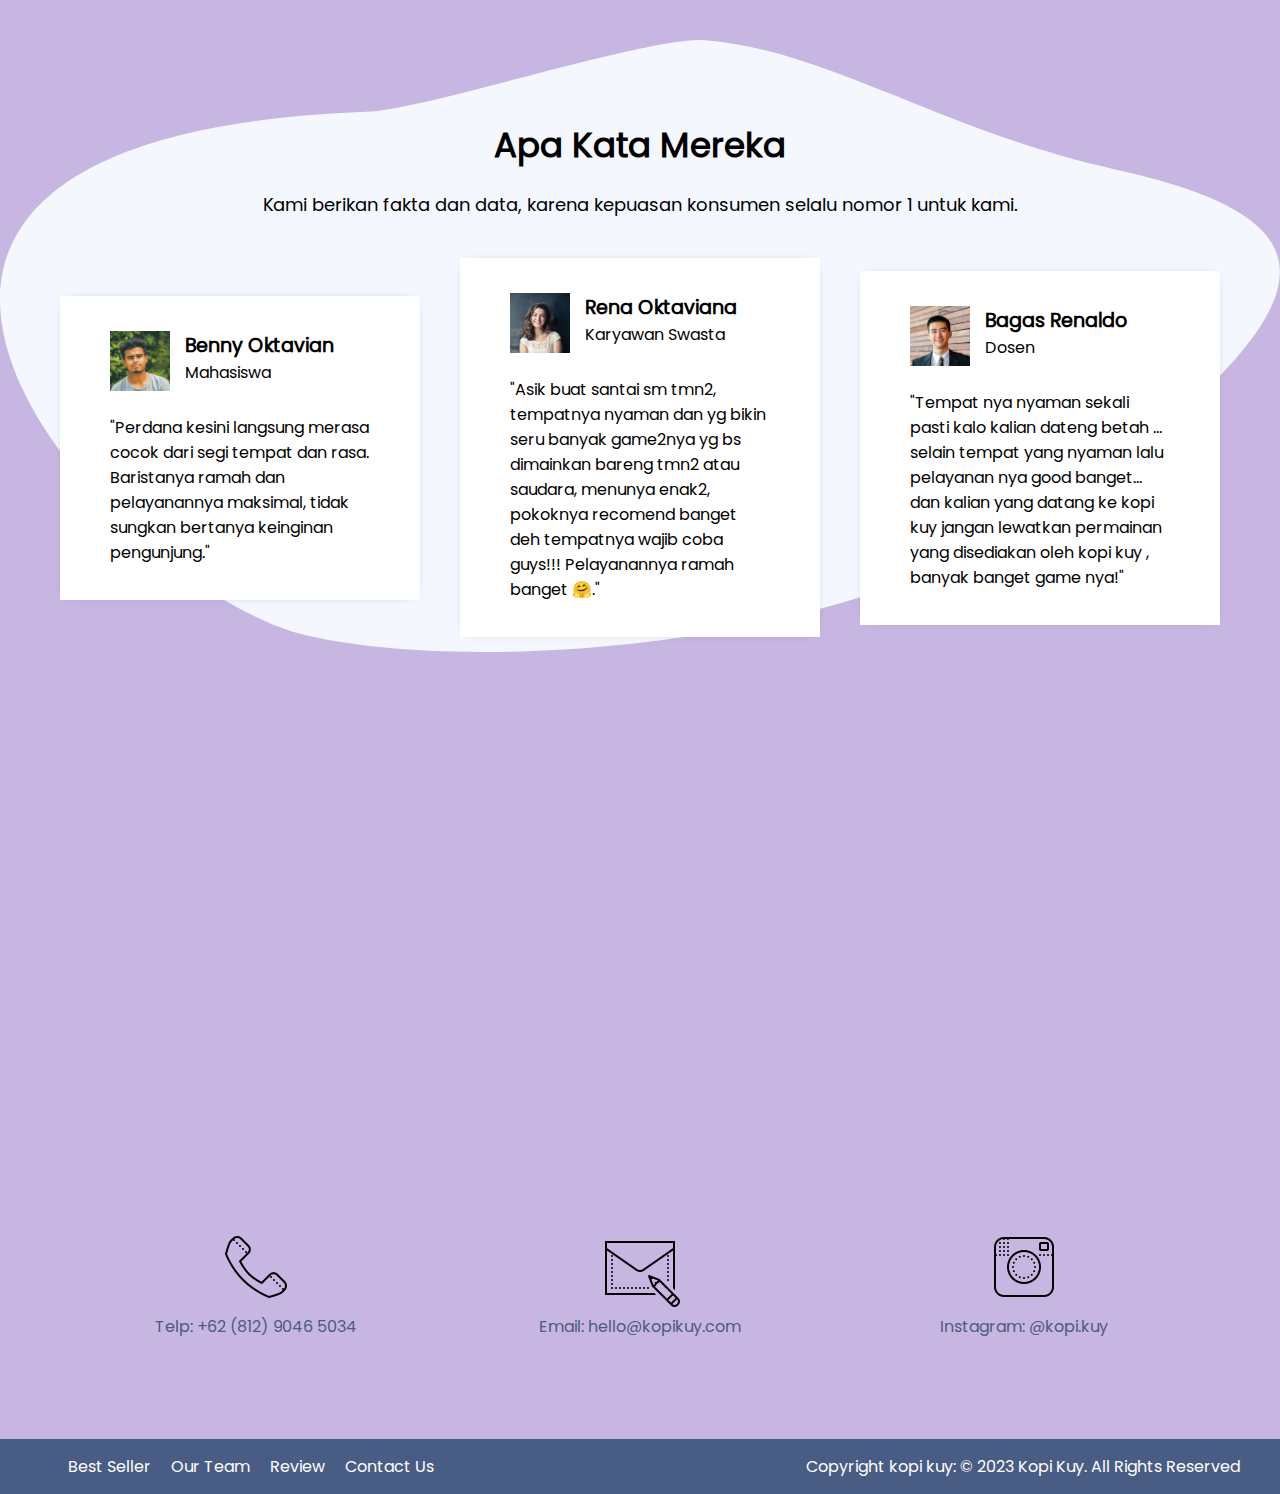
<file: index1.html>
<!DOCTYPE html>
<html lang="id">

<head>
    <meta charset="UTF-8">
    <meta http-equiv="X-UA-Compatible" content="IE=edge">
    <meta name="viewport" content="width=device-width, initial-scale=1.0">
    <link rel="shortcut icon" href="images/favicon.ico" type="image/x-icon">
    <title>Website Kopi Kuy</title>
    <link rel="stylesheet" href="css/style1.css">
</head>

<body>
    <nav>
        <img class="logo" src="images/logo/logo_kuy.png">
        <div class="navigasi">
            <a href="#best-seller">Best Seller</a>
            <a href="#our-team">Our Team</a>
            <a href="#review">Review</a>
            <a href="#contact-us">Contact Us</a>
        </div>
        <a class="shop" href="produk.html">Shop</a>
        <a class="chat" href="https://wa.me/6287746058170?text=Saya ingin bertanya" target="_blank">Chat</a>
    </nav>

    <!-- Tulis Kode HTML / <header> Setelah baris di bawah ini (baris 28) -->

    <header>
        <div class="kiri">
            <h1>Kopi Kuy <img src="images/icon/icon_kopi.svg" alt=""></h1>
            <p>
                Kopi Kuy merupakan sebuah startup kopi retail yang ingin menyajikan
                high quality Coffee untuk para pelanggannya.
            </p>
            <p>
                Karena pandemi, klien berencana menjual kopinya dalam bentuk siap seduh
                dan meminta untuk disertakan logo bukalapak, shopee, dan tokopedia
            </p>
            <div class="olshop">
                <img src="images/logo/logo_bukalapak.png" alt="">
                <img src="images/logo/logo_shopee.png" alt="">
                <img src="images/logo/logo_tokopedia.png" alt="">
            </div>
        </div>
        <div class="kanan">
            <img src="images/header/header3.png" alt="">
        </div>
    </header>




    <section class="best-seller" id="best-seller">
        <h2>Menu Andalan Kami</h2>
        <p>
            Nikmati menu andalan yang menjadi favorit customer Kami
        </p>
        <div class="produk">
            <img src="images/produk/product_capuchino.jpg" alt="">
            <p>Cappuchino</p>
        </div>
        <div class="produk">
            <img src="images/produk/product_espresso.jpg" alt="">
            <p>Espresso</p>
        </div>
        <div class="produk">
            <img src="images/produk/product_kopi_susu.jpg" alt="">
            <p>Kopi Susu</p>
        </div>
        <div class="produk">
            <img src="images/produk/product_latte.jpg" alt="">
            <p>Latte</p>
        </div>
    </section>

    <section class="about-us" id="about-us">
        <h2>Gak Ngopi Gak Kuy</h2>
        <p>
            Didirikan pada 2017, Kopi Kuy merupakan sebuah startup kopi retail
            yang ingin menyajikan kopi dengan kualitas tinggi untuk para pelanggannya.
            Nama Kuy yang diambil dari "yuk" yang merupakan harapan kami untuk mengajak semua
            yang terlibat dalam bisnis kami untuk bersama-sama menikmati sajian kopi yang berkualitas.
        </p>
        <img src="images/about-us/meracik kopi.jpg" alt="">
        <p>
            Kopi yang kami jual, hanya dari petani terpilih, dan berkualitas tinggi diproses
            secara sempurna dan diteruskan oleh para barista handal, yang penuh semangat
            dalam menyiapkan segelas kebahagiaan spesial untuk anda
        </p>
    </section>

    <section class="our-team" id="our-team">
        <h2>Our Team</h2>
        <p>
            Kami berinvestasi dalam rasa - mulai dari pemilihan biji, metode pemanggangan,
            hingga barista dengan sertifikat internasional.
        </p>
        <div class="team">
            <img src="images/team/team1.jpg" alt="">
            <h3>Riki Steven</h3>
            <p>Founder Kopi Kuy</p>
        </div>
        <div class="team">
            <img src="images/team/team2.jpg" alt="">
            <h3>Andi Asraf</h3>
            <p>Head of Marketing</p>
        </div>
        <div class="team">
            <img src="images/team/team3.jpg" alt="">
            <h3>Angelina Felly</h3>
            <p>Barista</p>
        </div>
        <div class="team">
            <img src="images/team/team4.jpg" alt="">
            <h3>Sarah Chou</h3>
            <p>Barista</p>
        </div>
    </section>

    <section class="review" id="review">
        <h2>Apa Kata Mereka</h2>
        <p>Kami berikan fakta dan data, karena kepuasan konsumen selalu nomor 1 untuk kami.</p>
        <div class="testimoni">
            <img src="images/customer/customer1.jpg" alt="">
            <div class="profile">
                <h3>Benny Oktavian</h3>
                <p>Mahasiswa</p>
            </div>
            <p>
                "Perdana kesini langsung merasa cocok dari segi tempat dan rasa.
                Baristanya ramah dan pelayanannya maksimal, tidak sungkan bertanya keinginan pengunjung."
            </p>
        </div>
        <div class="testimoni">
            <img src="images/customer/customer2.jpg" alt="">
            <div class="profile">
                <h3>Rena Oktaviana</h3>
                <p>Karyawan Swasta</p>
            </div>
            <p>
                "Asik buat santai sm tmn2, tempatnya nyaman dan yg bikin seru banyak game2nya
                yg bs dimainkan bareng tmn2 atau saudara, menunya enak2, pokoknya recomend
                banget deh tempatnya wajib coba guys!!! Pelayanannya ramah banget 🤗."
            </p>
        </div>
        <div class="testimoni">
            <img src="images/customer/customer3.jpg" alt="">
            <div class="profile">
                <h3>Bagas Renaldo</h3>
                <p>Dosen</p>
            </div>
            <p>
                "Tempat nya nyaman sekali pasti kalo kalian dateng betah ...
                selain tempat yang nyaman lalu pelayanan nya good banget...
                dan kalian yang datang ke kopi kuy jangan lewatkan permainan yang disediakan
                oleh kopi kuy , banyak banget game nya!"
        </div>
    </section>

    <section class="contact-us" id="contact-us">
        <iframe
            src="https://www.google.com/maps/embed?pb=!1m14!1m8!1m3!1d7932.741866032694!2d106.668581!3d-6.214715!3m2!1i1024!2i768!4f13.1!3m3!1m2!1s0x2e69f9912c7f297b%3A0xe5a3a671dae861ab!2sKopi%20kuy!5e0!3m2!1sid!2sid!4v1680617229460!5m2!1sid!2sid"
            allowfullscreen="" loading="lazy" referrerpolicy="no-referrer-when-downgrade"></iframe>
        <div class="kontak">
            <img src="images/icon/icon_phone.png" alt="">
            <p>Telp: +62 (812) 9046 5034</p>
        </div>
        <div class="kontak">
            <img src="images/icon/icon_mail.png" alt="">
            <p>Email: hello@kopikuy.com</p>
        </div>
        <div class="kontak">
            <img src="images/icon/icon_instagram.png" alt="">
            <p>Instagram: @kopi.kuy</p>
        </div>
    </section>

    <footer>
        <div class="navigasi">
            <a href="#">Best Seller</a>
            <a href="#">Our Team</a>
            <a href="#">Review</a>
            <a href="#">Contact Us</a>
        </div>
        <p>
            Copyright kopi kuy: © 2023 Kopi Kuy. All Rights Reserved
        </p>
    </footer>
    <!--
        Kode HTML tidak boleh lewat dari batas ini
        Pastikan setiap section di tutup
        misalnya kode <section class="best-seller"> harus ada
        di bawah kode </header> (perhatikan ada garis miringnya
        dan setiap section harus setelah kode </section>
        jangan menulis <section> di dalam <section>
    -->
</body>

</html>
</file>
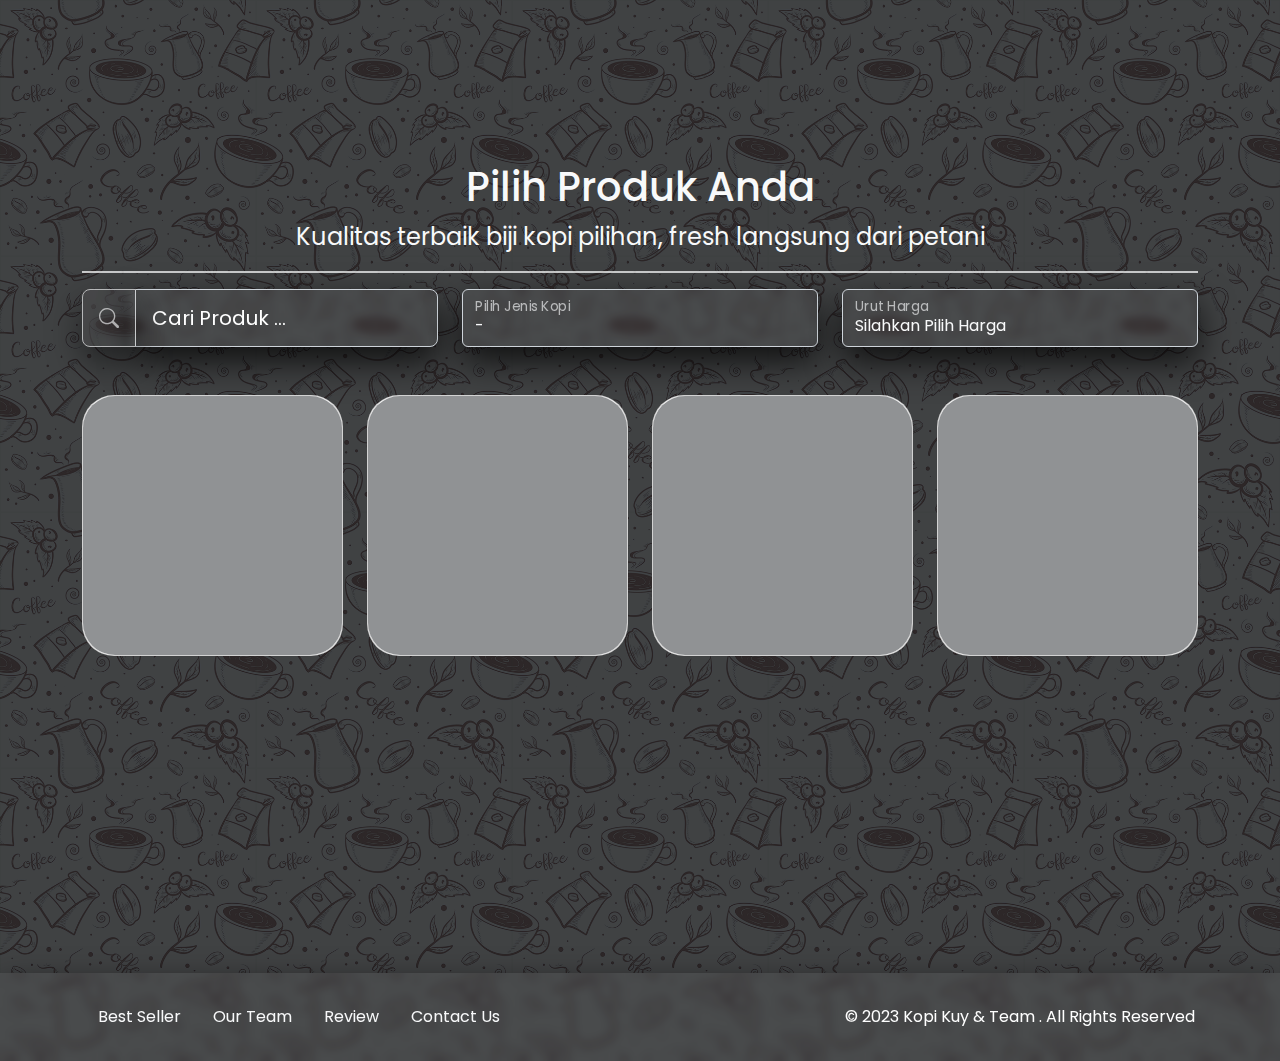
<file: produk.html>
<!DOCTYPE html>
<html lang="id">

<head>
    <meta charset="UTF-8">
    <meta http-equiv="X-UA-Compatible" content="IE=edge">
    <meta name="viewport" content="width=device-width, initial-scale=1.0">
    <link rel="shortcut icon" href="images/favicon/favicon.ico" type="image/x-icon">
    <title>Produk</title>
    <link rel="shortcut icon" href="images/favicon.ico" type="image/x-icon">
    <link rel="stylesheet" href="css/style.css">
    <link rel="stylesheet" href="vendor/bootstrap/bootstrap.min.css">
    <link rel="stylesheet" href="vendor/bootstrap/bootstrap-icons.css">
    <link rel="preconnect" href="https://fonts.googleapis.com">
    <link rel="preconnect" href="https://fonts.gstatic.com" crossorigin>
    <link href="https://fonts.googleapis.com/css2?family=Poppins:wght@300;400;600;700&display=swap" rel="stylesheet">
    <script src="vendor/bootstrap/bootstrap.bundle.min.js"></script>
    <script src="js/jquery-3.6.3.min.js"></script>
    <style>
        /* tulis kode CSS internal di bawah sini */
        :root {
            --bs-body-font-family: 'Poppins', sans-serif;
        }

        body {
            background-image: url(images/background/bgkopi.png);
            background-size: 20%;
        }

        .bg-glass,
        .form-control:focus {
            background: linear-gradient(to left, rgba(255, 255, 255, 0.05), rgba(255, 255, 255, 0.05));
            box-shadow: 0 15px 35px rgba(0, 0, 0, 0.75);
            backdrop-filter: blur(5px);
        }

        .border-bot {
            border-bottom: 1px solid rgba(255, 255, 255, 0.25);
        }

        .border-top {
            border-top: 1px solid rgba(255, 255, 255, 0.5);
        }

        .border-cus {
            border: 1px solid rgba(255, 255, 255, 0.25);
            border-top: 1px solid rgba(255, 255, 255, 0.5);
            border-left: 1px solid rgba(255, 255, 255, 0.5);
        }

        option {
            background-color: rgb(49, 49, 49);
        }

        .card-cus {
            opacity: 0;
            width: 100%;
            height: 100%;
            background: linear-gradient(to left, rgba(0, 0, 0, 0.700), rgba(0, 0, 0, 0.700));
            backdrop-filter: blur(25px);
            transform: translateY(50px);
            transition: 0.5s;
        }

        .card-cus:hover {
            opacity: 1;
            transform: translateY(0);
            transition: 0.5s;
        }

        .trans {
            overflow: hidden;

        }

        .form-control::placeholder {
            color: white;
        }

        /* Batas Akhir penulisan kode CSS internal */
    </style>
</head>

<body class="bg-dark">
    <!-- Tulis Kode Bootstrap Di Bawah Sini -->

    <nav class="navbar navbar-dark bg-glass navbar-expand-lg bisadicopy border-bot sticky-top">
        <div class="container">
            <a class="navbar-brand" href="#">
                <img src="images/logo/logo_kuy.png" height="40" alt="image">
            </a>
            <button class="navbar-toggler" type="button" data-bs-toggle="collapse" data-bs-target="#navbarNav11"
                aria-controls="navbarNav11" aria-expanded="false" aria-label="Toggle navigation">
                <span class="navbar-toggler-icon"></span>
            </button>
            <div class="collapse navbar-collapse" id="navbarNav11">
                <ul class="navbar-nav ms-auto">
                    <li class="nav-item active">
                        <a class="nav-link" href="index.html#best-seller">Best Seller</a>
                    </li>
                    <li class="nav-item">
                        <a class="nav-link" href="index.html#our-team">Our Team</a>
                    </li>
                    <li class="nav-item">
                        <a class="nav-link" href="index.html#review">Review</a>
                    </li>
                    <li class="nav-item">
                        <a class="nav-link" href="index.html#contact-us">Contact Us</a>
                    </li>

                </ul>
                <a class="btn btn-outline-light ms-md-3" href="https://wa.me/6281290553535">
                    <i class="bi bi-whatsapp"></i> Chat</a>
            </div>
        </div>
    </nav>

    <section class="riki-block produk text-center my-5 py-5">
        <div class="container">
            <h1 class="text-light">Pilih Produk Anda</h1>
            <p class="fs-4 text-light">Kualitas terbaik biji kopi pilihan, fresh langsung dari petani</p>
            <hr class="border border-light border-1 opacity-75">

            <!-- Ini Untuk Select -->

            <div class="row gap-2 gap-md-0">
                <div class="col-md-4">
                    <div class="input-group input-group-lg h-100">
                        <button aria-readonly="true" disabled class="btn bg-glass btn-outline-light" type="button"
                            id="btn-cari-produk">
                            <i class="bi bi-search"></i>
                        </button>
                        <input id="cari-produk" type="search" class="form-control bg-glass text-light"
                            placeholder="Cari Produk ..." aria-label="Cari produk search" />
                    </div>
                </div>
                <div class="col-md-4">
                    <div class="form-floating text-light">
                        <select class="form-select bg-glass text-light" id="select_kopi"
                            aria-label="Floating label select example">
                            <option selected disabled>-</option>
                            <option value="arabica">Arabica</option>
                            <option value="robusta">Robusta</option>
                            <option value="nonkopi">Non Kopi</option>
                        </select>
                        <label for="select_kopi">Pilih Jenis Kopi</label>
                    </div>
                </div>
                <div class="col-md-4">
                    <div class="form-floating text-light">
                        <select class="form-select bg-glass text-light" id="filter_harga">
                            <option selected disabled>Silahkan Pilih Harga</option>
                            <option value="paling_mahal">Paling Mahal</option>
                            <option value="paling_murah">Paling Murah</option>
                        </select>
                        <label for="filter_harga">Urut Harga</label>
                    </div>
                </div>
            </div>

            <div id="produk_not_found" class="mt-4">
                <svg class="w-25" xmlns="http://www.w3.org/2000/svg" data-name="Layer 1" width="982.48732"
                    height="763.01413" viewBox="0 0 982.48732 763.01413" xmlns:xlink="http://www.w3.org/1999/xlink">
                    <circle cx="559.4329" cy="333.06116" r="40.02979" fill="#e6e6e6" />
                    <path
                        d="M766.295,452.99465l-41.832-41.832a44.307,44.307,0,0,0-14.42627-61.92578,44.45758,44.45758,0,0,0-58.91358,12.23779,44.30652,44.30652,0,0,0,60.03321,62.99512l41.832,41.832A9.40939,9.40939,0,0,0,766.295,452.99465ZM709.59431,409.6011a31.68421,31.68421,0,1,1,9.27978-22.40381A31.58568,31.58568,0,0,1,709.59431,409.6011Z"
                        transform="translate(-108.75634 -68.49293)" fill="#3f3d56" />
                    <path
                        d="M1069.529,514.69884C1176.50914,633.00725,866.39184,803.50707,615.8095,803.50707S191.86334,671.39983,162.09,514.69884C89.89987,134.75174,777.16735-106.74054,615.8095,225.89055,380.61181,710.73882,985.27984,421.5284,1069.529,514.69884Z"
                        transform="translate(-108.75634 -68.49293)" fill="#e6e6e6" />
                    <path
                        d="M1021.529,542.69884C1128.50914,661.00725,818.39184,831.50707,567.8095,831.50707S143.86334,699.39983,114.09,542.69884C41.89987,162.75174,729.16735-78.74054,567.8095,253.89055,332.61181,738.73882,937.27984,449.5284,1021.529,542.69884Z"
                        transform="translate(-108.75634 -68.49293)" fill="#3f3d56" />
                    <path
                        d="M258.35026,265.31823c-75.06741-3.30525-133.27133-19.49788-132.50668-36.86436.45844-10.41178,21.70324-18.7842,58.28677-22.96955a1,1,0,1,1,.22727,1.987c-34.46168,3.943-56.11733,12.01678-56.516,21.07051-.69148,15.70451,59.11433,31.63093,130.59659,34.77832s132.4564-7.461,133.14787-23.16554c.40032-9.09178-20.59681-19.06558-54.79775-26.0284a1.00008,1.00008,0,1,1,.3991-1.95993c36.3011,7.39058,56.85694,17.624,56.39672,28.0763C392.81953,257.60908,333.41767,268.62348,258.35026,265.31823Z"
                        transform="translate(-108.75634 -68.49293)" fill="#198754" />
                    <path
                        d="M191.67927,268.22672a76.98277,76.98277,0,0,0,133.03578,5.52178A1211.97551,1211.97551,0,0,1,191.67927,268.22672Z"
                        transform="translate(-108.75634 -68.49293)" fill="#198754" />
                    <path
                        d="M333.019,252.71347a76.997,76.997,0,1,0-147.74945-5.70562A572.23325,572.23325,0,0,0,333.019,252.71347Z"
                        transform="translate(-108.75634 -68.49293)" fill="#198754" />
                    <circle cx="168.83353" cy="123.60073" r="9" fill="#fff" />
                    <circle cx="122.51347" cy="152.59128" r="15" fill="#fff" />
                    <circle cx="348.90479" cy="142.89813" r="9.99975" fill="#198754" />
                    <circle cx="122.90479" cy="452.89813" r="6.00007" fill="#e6e6e6" />
                    <circle cx="542.90479" cy="658.89813" r="6.00007" fill="#e6e6e6" />
                    <circle cx="151.90479" cy="339.89813" r="3.00007" fill="#e6e6e6" />
                    <circle cx="399.90479" cy="563.89813" r="3.00007" fill="#e6e6e6" />
                    <circle cx="850.90479" cy="534.89813" r="3.00007" fill="#e6e6e6" />
                    <circle cx="709.90479" cy="623.89813" r="3.00007" fill="#e6e6e6" />
                    <circle cx="562.90479" cy="515.89813" r="3.00007" fill="#e6e6e6" />
                    <circle cx="372.90479" cy="219.89813" r="3.00007" fill="#e6e6e6" />
                    <circle cx="396.90479" cy="71.89813" r="3.00007" fill="#e6e6e6" />
                    <circle cx="382.90479" cy="694.89813" r="3.00007" fill="#e6e6e6" />
                    <circle cx="234.90479" cy="631.89813" r="3.00007" fill="#e6e6e6" />
                    <circle cx="703.90479" cy="523.89813" r="3.00007" fill="#e6e6e6" />
                    <circle cx="148.3737" cy="224.7987" r="9" fill="#fff" />
                    <path
                        d="M460.6612,431.39114c0,26.88035-41.55939,89.516-53.70465,107.24669a3.99188,3.99188,0,0,1-6.5907,0c-12.14526-17.73066-53.70465-80.36634-53.70465-107.24669a57,57,0,1,1,114,0Z"
                        transform="translate(-108.75634 -68.49293)" fill="#fff" />
                    <circle cx="294.90486" cy="358.8982" r="29" fill="#198754" />
                    <ellipse cx="294.40486" cy="496.3982" rx="33.5" ry="6.5" fill="#fff" />
                    <path
                        d="M925.60957,386.41245a10.52681,10.52681,0,0,0-.64106,1.52851l-47.783,13.27682-8.61085-8.42662L854.1589,404.12429,867.953,420.52338a8,8,0,0,0,9.35283,2.169l51.61632-22.78484a10.49709,10.49709,0,1,0-3.31256-13.49509Z"
                        transform="translate(-108.75634 -68.49293)" fill="#ffb8b8" />
                    <path
                        d="M875.50191,401.996l-17.9352,13.95958a4.5,4.5,0,0,1-6.68163-1.33719L839.73843,394.891a12.49741,12.49741,0,0,1,19.76923-15.29426l16.33819,15.59379a4.5,4.5,0,0,1-.34394,6.80543Z"
                        transform="translate(-108.75634 -68.49293)" fill="#198754" />
                    <path
                        d="M930.19158,379.80967l18.18807,8.1829a3.14913,3.14913,0,0,1,1.57976,4.16384l-2.15339,4.78633a1.05293,1.05293,0,0,1,.52659,1.38795l-.86136,1.91453a1.05292,1.05292,0,0,1-1.388.52659l-.86136,1.91453a1.05292,1.05292,0,0,1,.52659,1.388l-.86136,1.91453a1.0529,1.0529,0,0,1-1.38794.52659L931.8709,432.36162a3.14914,3.14914,0,0,1-4.16384,1.57977l-18.18807-8.1829a3.14915,3.14915,0,0,1-1.57977-4.16384l18.08852-40.20522A3.14913,3.14913,0,0,1,930.19158,379.80967Z"
                        transform="translate(-108.75634 -68.49293)" fill="#3f3d56" />
                    <path
                        d="M912.82137,423.21181l14.59056,6.57106a3.03424,3.03424,0,0,0,3.99937-1.51155l6.73892-14.98951,2.34078-5.196,6.09875-13.562a3.026,3.026,0,0,0-1.51149-3.98886l-4.58726-2.06786L930.47694,383.964a3.02112,3.02112,0,0,0-3.98861,1.522L920.589,398.59669l-6.7179,14.92653-2.56118,5.69979A3.022,3.022,0,0,0,912.82137,423.21181Z"
                        transform="translate(-108.75634 -68.49293)" fill="#f2f2f2" />
                    <polygon points="773.577 540.443 785.837 540.442 791.67 493.154 773.575 493.155 773.577 540.443"
                        fill="#ffb8b8" />
                    <path
                        d="M879.2066,604.93325l24.1438-.001h.001a15.38605,15.38605,0,0,1,15.38648,15.38623v.5l-39.53052.00146Z"
                        transform="translate(-108.75634 -68.49293)" fill="#2f2e41" />
                    <polygon points="805.577 537.443 817.837 537.442 823.67 490.154 805.575 490.155 805.577 537.443"
                        fill="#ffb8b8" />
                    <path
                        d="M911.2066,601.93325l24.1438-.001h.001a15.38605,15.38605,0,0,1,15.38648,15.38623v.5l-39.53052.00146Z"
                        transform="translate(-108.75634 -68.49293)" fill="#2f2e41" />
                    <path
                        d="M827.34138,497.97109a39.41035,39.41035,0,0,0,36.8999,26.81006l.62012.01c6.32959.18,13.75976-1.86,21.0498-4.79,14.3999-5.79,28.23-15.06,31.8999-17.61l-6.21972,59.79-2.52,24.24a4.51415,4.51415,0,0,0,4.48,4.97h15.52978a4.50547,4.50547,0,0,0,4.35987-3.36l25.64013-97.65a19.032,19.032,0,0,0-19.71-23.83l-53.25976,3.65,3.71972-14.88-47.54-3.16-.13965.1c-1.14013.83-2.25,1.7-3.31005,2.61a40.27149,40.27149,0,0,0-6.99024,7.66A38.48741,38.48741,0,0,0,827.34138,497.97109Z"
                        transform="translate(-108.75634 -68.49293)" fill="#2f2e41" />
                    <path
                        d="M827.34138,497.97109a39.41035,39.41035,0,0,0,36.8999,26.81006,196.14623,196.14623,0,0,0,22.56982-13.39l-.8999,8.61-7.83984,75.42a4.51415,4.51415,0,0,0,4.48,4.97h15.52978a4.50547,4.50547,0,0,0,4.35987-3.36l9.15039-34.85,16.48974-62.8a19.032,19.032,0,0,0-19.71-23.83l-53.25976,3.65,3.71972-14.88-26.98-1.79A38.48741,38.48741,0,0,0,827.34138,497.97109Z"
                        transform="translate(-108.75634 -68.49293)" fill="#2f2e41" />
                    <path
                        d="M838.7735,458.32082l-.35766-.043-8.29517-40.78515c-.071-.354-6.85229-35.5332,13.93677-53.92432l.36182-2.51709a4.50032,4.50032,0,0,1,5.78711-3.65771l19.58471,6.0747a4.49086,4.49086,0,0,1,3.019,5.4419l-1.90381,7.2417c2.63989,3.1001,33.7146,40.51221,22.89038,69.33545L888.9488,464.439Z"
                        transform="translate(-108.75634 -68.49293)" fill="#198754" />
                    <path
                        d="M920.09389,426.48986a10.52591,10.52591,0,0,0-1.32908.99037l-47.89739-12.858-3.13136-11.634-18.17538,2.43095,3.54192,21.13437a8,8,0,0,0,6.95146,6.62248l56.032,6.619a10.4971,10.4971,0,1,0,4.00785-13.30516Z"
                        transform="translate(-108.75634 -68.49293)" fill="#ffb8b8" />
                    <path
                        d="M869.022,414.43646,846.48068,417.34a4.5,4.5,0,0,1-5.07405-4.54822l.42987-22.65461a12.49741,12.49741,0,0,1,24.79917-3.12052l6.14215,21.73423a4.5,4.5,0,0,1-3.75583,5.68559Z"
                        transform="translate(-108.75634 -68.49293)" fill="#198754" />
                    <circle cx="753.92061" cy="258.80372" r="24.56103" fill="#ffb8b8" />
                    <path
                        d="M861.3848,329.34791l-3.075-5.59966c-5.82461,23.73215,4.46383,43.37315,4.46383,43.37315l-39.93243-18.601.38033-6.59991-3.95134,4.484-5.67747-3.12872-.74992-4.28064-4.28563,1.06158,15.64354-28.38736c15.18238-27.01314,37.25508-16.69982,37.25508-16.69982,35.11544-1.66934,30.82681,32.97543,30.82681,32.97543Z"
                        transform="translate(-108.75634 -68.49293)" fill="#2f2e41" />
                    <ellipse cx="556.1612" cy="472.39114" rx="12.17949" ry="47.5"
                        transform="translate(-275.75171 306.36236) rotate(-32.66242)" fill="#3f3d56" />
                </svg>
                <h6 class="fs-5 mt-3">Produk tidak ditemukan</h6>
                <p class="fs-6">Produk yang anda cari tidak ditemukan, silahkan cari produk lainnya</p>
            </div>


            <div id="baris_produk" class="row row-cols-1 row-cols-sm-2 row-cols-md-3 row-cols-lg-4 text-center mt-5">

                <!--<div class="col mb-4">
                    <div class="card bg-glass border-cus text-light">
                        <img src="images/produk/product_capuchino.jpg" class="card-img-top" alt="...">
                        <div class="card-body">
                            <h5 class="card-title">Cappuccino</h5>
                            <div class="row hargasize mb-1">
                                <div class="col">
                                    150ml
                                </div>
                                <div class="col">
                                    25.000
                                </div>
                            </div>
                            <a href="#" class="btn btn-outline-light w-100">
                                <i class="bi bi-cart4"></i> Beli</a>
                        </div>
                    </div>
                </div>-->

            </div>
        </div>
    </section>

    <footer class="riki-block footer-small py-4 bg-glass border-topw">
        <div class="container">
            <div class="row align-items-center">
                <div class="col-12 col-md-8">
                    <ul class="nav justify-content-center justify-content-md-start">
                        <li class="nav-item active">
                            <a class="nav-link text-light" href="index.html#best-seller">Best Seller</a>
                        </li>
                        <li class="nav-item">
                            <a class="nav-link text-light" href="index.html#our-team">Our Team</a>
                        </li>
                        <li class="nav-item">
                            <a class="nav-link text-light" href="index.html#review">Review</a>
                        </li>
                        <li class="nav-item">
                            <a class="nav-link text-light" href="index.html#contact-us">Contact Us</a>
                        </li>
                    </ul>
                </div>

                <div class="col-12 col-md-4 mt-4 mt-md-0 text-center text-md-right">
                    © 2023 Kopi Kuy &amp; Team . All Rights Reserved
                </div>
            </div>
        </div>
    </footer>

    <!-- Batas Akhir penulisan kode Bootstrap -->
    <script>
        /* Tulis Javascript Di bawah Sini */

        var sumber = "https://rikikurnia.com/prakerja/api/kopi"
        var sumber2 = "data.json"
        var selectedData = [];

        var $produkNotFound = $("#produk_not_found");

        $produkNotFound.hide();

        function showLoadingFetchData() {
            [1, 2, 3, 4].forEach(item => {
                baris_produk.innerHTML += `
                        <div class="col mb-4">
                            <div class="card p-0 rounded-5" aria-hidden="true">
                                <span class="placeholder rounded-5" style="height: 259px;"></span>
                            </div>
                        </div>
                    `;
            });
        }

        function fetchData(dipilih) {
            showLoadingFetchData();
            if (dipilih === "semua") {
                $.when(
                    $.getJSON(sumber),
                    $.getJSON(sumber2)
                ).then(function (dataSumber, dataSumber2) {
                    selectedData = [...dataSumber[0].robusta, ...dataSumber2[0].nonkopi, ...dataSumber[0].arabica];
                    displayData(selectedData);
                });
            } else if (dipilih === "nonkopi") {
                $.getJSON(sumber2).then(function (data) {
                    selectedData = data.nonkopi;
                    displayData(selectedData);
                });
            } else {
                $.getJSON(sumber).then(function (data) {
                    selectedData = data[dipilih];
                    displayData(selectedData);
                });
            }
        }

        function displayData(data_kopi) {
            baris_produk.innerHTML = "";

            if (data_kopi.length === 0) {
                $produkNotFound.show();
            } else {
                $produkNotFound.hide();
                data_kopi.forEach(item => {
                    baris_produk.innerHTML += `<div class="col mb-4 trans">
                    <div class="card text-light rounded-5">
                        <img src="${item.foto}" class="card-img rounded-5" alt="...">
                        <div class="card-body position-absolute card-cus rounded-5">
                            <h5 class="card-title my-4">${item.nama}</h5>
                            <div class="row hargasize mt-5 mb-2">
                                <div class="col">
                                    ${item.size}
                                </div>
                                <div class="col fw-bold text-primary">
                                    Rp.${item.harga}
                                </div>
                            </div>
                            <a href="${item.link}" class="btn btn-outline-light w-100 mb-1">
                                <i class="bi bi-cart4"></i> Beli</a>
                        </div>
                    </div>
                </div>`;
                });
            }
        }

        $(document).ready(function () {
            fetchData("semua");

            $("#select_kopi").change(function () {
                var dipilih = $(this).val();
                fetchData(dipilih);
            });

            $("#filter_harga").change(function () {
                var dipilih = $(this).val();
                var keyword = $("#cari-produk").val().toLowerCase();

                if (dipilih === "paling_mahal") {
                    selectedData.sort((a, b) => b.harga - a.harga);
                } else if (dipilih === "paling_murah") {
                    selectedData.sort((a, b) => a.harga - b.harga);
                }

                if (keyword !== "") {
                    var filteredData = selectedData.filter(item => item.nama.toLowerCase().includes(keyword));
                    displayData(filteredData);
                } else {
                    // If no search keyword, display the sorted selectedData
                    displayData(selectedData);
                }
            });

            $("#cari-produk").on("input", function () {
                var keyword = $(this).val().toLowerCase();
                var filteredData = selectedData.filter(item => item.nama.toLowerCase().includes(keyword));
                displayData(filteredData);
            });
        });

        /* Batas Akhir penulisan kode Javascript */
    </script>
</body>

</html>
</file>
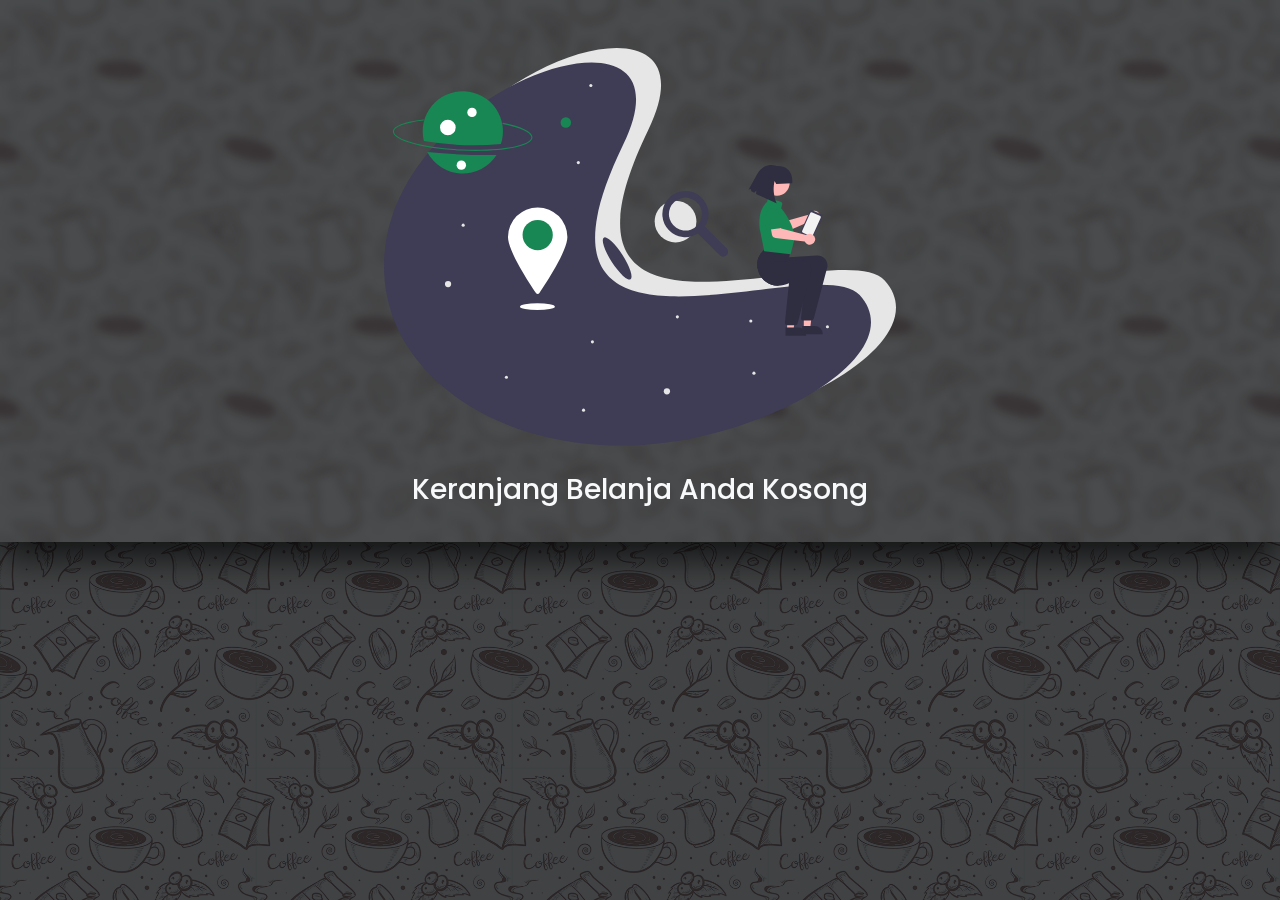
<file: tes.html>
<!DOCTYPE html>
<html lang="en">
<head>
    <meta charset="UTF-8">
    <meta name="viewport" content="width=device-width, initial-scale=1.0">
    <title>Document</title>
    <meta charset="UTF-8">
    <meta name="viewport" content="width=device-width, initial-scale=1.0">
    <link rel="shortcut icon" href="images/favicon/favicon.ico" type="image/x-icon">
    <title>Kopi Kuy</title>
    <link rel="shortcut icon" href="images/favicon.ico" type="image/x-icon">
    <link rel="stylesheet" href="css/style.css">
    <link rel="stylesheet" href="vendor/bootstrap/bootstrap.min.css">
    <link rel="stylesheet" href="vendor/bootstrap/bootstrap-icons.css">
    <link rel="preconnect" href="https://fonts.googleapis.com">
    <link rel="preconnect" href="https://fonts.gstatic.com" crossorigin>
    <link href="https://fonts.googleapis.com/css2?family=Poppins:wght@300;400;600;700&family=Yellowtail&display=swap"
        rel="stylesheet">
    <script src="vendor/bootstrap/bootstrap.bundle.min.js"></script>
    <script src="js/jquery-3.6.3.min.js"></script>
</head>
<body class="bg-dark bg">
    <li class="list-group-item d-flex justify-content-center align-items-center bg-glass"><svg class="found h-auto mb-5 py-5 pb-5" xmlns="http://www.w3.org/2000/svg" data-name="Layer 1" width="982.48732"
        height="763.01413" viewBox="0 0 982.48732 763.01413" xmlns:xlink="http://www.w3.org/1999/xlink">
        <circle cx="559.4329" cy="333.06116" r="40.02979" fill="#e6e6e6" />
        <path
            d="M766.295,452.99465l-41.832-41.832a44.307,44.307,0,0,0-14.42627-61.92578,44.45758,44.45758,0,0,0-58.91358,12.23779,44.30652,44.30652,0,0,0,60.03321,62.99512l41.832,41.832A9.40939,9.40939,0,0,0,766.295,452.99465ZM709.59431,409.6011a31.68421,31.68421,0,1,1,9.27978-22.40381A31.58568,31.58568,0,0,1,709.59431,409.6011Z"
            transform="translate(-108.75634 -68.49293)" fill="#3f3d56" />
        <path
            d="M1069.529,514.69884C1176.50914,633.00725,866.39184,803.50707,615.8095,803.50707S191.86334,671.39983,162.09,514.69884C89.89987,134.75174,777.16735-106.74054,615.8095,225.89055,380.61181,710.73882,985.27984,421.5284,1069.529,514.69884Z"
            transform="translate(-108.75634 -68.49293)" fill="#e6e6e6" />
        <path
            d="M1021.529,542.69884C1128.50914,661.00725,818.39184,831.50707,567.8095,831.50707S143.86334,699.39983,114.09,542.69884C41.89987,162.75174,729.16735-78.74054,567.8095,253.89055,332.61181,738.73882,937.27984,449.5284,1021.529,542.69884Z"
            transform="translate(-108.75634 -68.49293)" fill="#3f3d56" />
        <path
            d="M258.35026,265.31823c-75.06741-3.30525-133.27133-19.49788-132.50668-36.86436.45844-10.41178,21.70324-18.7842,58.28677-22.96955a1,1,0,1,1,.22727,1.987c-34.46168,3.943-56.11733,12.01678-56.516,21.07051-.69148,15.70451,59.11433,31.63093,130.59659,34.77832s132.4564-7.461,133.14787-23.16554c.40032-9.09178-20.59681-19.06558-54.79775-26.0284a1.00008,1.00008,0,1,1,.3991-1.95993c36.3011,7.39058,56.85694,17.624,56.39672,28.0763C392.81953,257.60908,333.41767,268.62348,258.35026,265.31823Z"
            transform="translate(-108.75634 -68.49293)" fill="#198754" />
        <path
            d="M191.67927,268.22672a76.98277,76.98277,0,0,0,133.03578,5.52178A1211.97551,1211.97551,0,0,1,191.67927,268.22672Z"
            transform="translate(-108.75634 -68.49293)" fill="#198754" />
        <path
            d="M333.019,252.71347a76.997,76.997,0,1,0-147.74945-5.70562A572.23325,572.23325,0,0,0,333.019,252.71347Z"
            transform="translate(-108.75634 -68.49293)" fill="#198754" />
        <circle cx="168.83353" cy="123.60073" r="9" fill="#fff" />
        <circle cx="122.51347" cy="152.59128" r="15" fill="#fff" />
        <circle cx="348.90479" cy="142.89813" r="9.99975" fill="#198754" />
        <circle cx="122.90479" cy="452.89813" r="6.00007" fill="#e6e6e6" />
        <circle cx="542.90479" cy="658.89813" r="6.00007" fill="#e6e6e6" />
        <circle cx="151.90479" cy="339.89813" r="3.00007" fill="#e6e6e6" />
        <circle cx="399.90479" cy="563.89813" r="3.00007" fill="#e6e6e6" />
        <circle cx="850.90479" cy="534.89813" r="3.00007" fill="#e6e6e6" />
        <circle cx="709.90479" cy="623.89813" r="3.00007" fill="#e6e6e6" />
        <circle cx="562.90479" cy="515.89813" r="3.00007" fill="#e6e6e6" />
        <circle cx="372.90479" cy="219.89813" r="3.00007" fill="#e6e6e6" />
        <circle cx="396.90479" cy="71.89813" r="3.00007" fill="#e6e6e6" />
        <circle cx="382.90479" cy="694.89813" r="3.00007" fill="#e6e6e6" />
        <circle cx="234.90479" cy="631.89813" r="3.00007" fill="#e6e6e6" />
        <circle cx="703.90479" cy="523.89813" r="3.00007" fill="#e6e6e6" />
        <circle cx="148.3737" cy="224.7987" r="9" fill="#fff" />
        <path
            d="M460.6612,431.39114c0,26.88035-41.55939,89.516-53.70465,107.24669a3.99188,3.99188,0,0,1-6.5907,0c-12.14526-17.73066-53.70465-80.36634-53.70465-107.24669a57,57,0,1,1,114,0Z"
            transform="translate(-108.75634 -68.49293)" fill="#fff" />
        <circle cx="294.90486" cy="358.8982" r="29" fill="#198754" />
        <ellipse cx="294.40486" cy="496.3982" rx="33.5" ry="6.5" fill="#fff" />
        <path
            d="M925.60957,386.41245a10.52681,10.52681,0,0,0-.64106,1.52851l-47.783,13.27682-8.61085-8.42662L854.1589,404.12429,867.953,420.52338a8,8,0,0,0,9.35283,2.169l51.61632-22.78484a10.49709,10.49709,0,1,0-3.31256-13.49509Z"
            transform="translate(-108.75634 -68.49293)" fill="#ffb8b8" />
        <path
            d="M875.50191,401.996l-17.9352,13.95958a4.5,4.5,0,0,1-6.68163-1.33719L839.73843,394.891a12.49741,12.49741,0,0,1,19.76923-15.29426l16.33819,15.59379a4.5,4.5,0,0,1-.34394,6.80543Z"
            transform="translate(-108.75634 -68.49293)" fill="#198754" />
        <path
            d="M930.19158,379.80967l18.18807,8.1829a3.14913,3.14913,0,0,1,1.57976,4.16384l-2.15339,4.78633a1.05293,1.05293,0,0,1,.52659,1.38795l-.86136,1.91453a1.05292,1.05292,0,0,1-1.388.52659l-.86136,1.91453a1.05292,1.05292,0,0,1,.52659,1.388l-.86136,1.91453a1.0529,1.0529,0,0,1-1.38794.52659L931.8709,432.36162a3.14914,3.14914,0,0,1-4.16384,1.57977l-18.18807-8.1829a3.14915,3.14915,0,0,1-1.57977-4.16384l18.08852-40.20522A3.14913,3.14913,0,0,1,930.19158,379.80967Z"
            transform="translate(-108.75634 -68.49293)" fill="#3f3d56" />
        <path
            d="M912.82137,423.21181l14.59056,6.57106a3.03424,3.03424,0,0,0,3.99937-1.51155l6.73892-14.98951,2.34078-5.196,6.09875-13.562a3.026,3.026,0,0,0-1.51149-3.98886l-4.58726-2.06786L930.47694,383.964a3.02112,3.02112,0,0,0-3.98861,1.522L920.589,398.59669l-6.7179,14.92653-2.56118,5.69979A3.022,3.022,0,0,0,912.82137,423.21181Z"
            transform="translate(-108.75634 -68.49293)" fill="#f2f2f2" />
        <polygon points="773.577 540.443 785.837 540.442 791.67 493.154 773.575 493.155 773.577 540.443"
            fill="#ffb8b8" />
        <path
            d="M879.2066,604.93325l24.1438-.001h.001a15.38605,15.38605,0,0,1,15.38648,15.38623v.5l-39.53052.00146Z"
            transform="translate(-108.75634 -68.49293)" fill="#2f2e41" />
        <polygon points="805.577 537.443 817.837 537.442 823.67 490.154 805.575 490.155 805.577 537.443"
            fill="#ffb8b8" />
        <path
            d="M911.2066,601.93325l24.1438-.001h.001a15.38605,15.38605,0,0,1,15.38648,15.38623v.5l-39.53052.00146Z"
            transform="translate(-108.75634 -68.49293)" fill="#2f2e41" />
        <path
            d="M827.34138,497.97109a39.41035,39.41035,0,0,0,36.8999,26.81006l.62012.01c6.32959.18,13.75976-1.86,21.0498-4.79,14.3999-5.79,28.23-15.06,31.8999-17.61l-6.21972,59.79-2.52,24.24a4.51415,4.51415,0,0,0,4.48,4.97h15.52978a4.50547,4.50547,0,0,0,4.35987-3.36l25.64013-97.65a19.032,19.032,0,0,0-19.71-23.83l-53.25976,3.65,3.71972-14.88-47.54-3.16-.13965.1c-1.14013.83-2.25,1.7-3.31005,2.61a40.27149,40.27149,0,0,0-6.99024,7.66A38.48741,38.48741,0,0,0,827.34138,497.97109Z"
            transform="translate(-108.75634 -68.49293)" fill="#2f2e41" />
        <path
            d="M827.34138,497.97109a39.41035,39.41035,0,0,0,36.8999,26.81006,196.14623,196.14623,0,0,0,22.56982-13.39l-.8999,8.61-7.83984,75.42a4.51415,4.51415,0,0,0,4.48,4.97h15.52978a4.50547,4.50547,0,0,0,4.35987-3.36l9.15039-34.85,16.48974-62.8a19.032,19.032,0,0,0-19.71-23.83l-53.25976,3.65,3.71972-14.88-26.98-1.79A38.48741,38.48741,0,0,0,827.34138,497.97109Z"
            transform="translate(-108.75634 -68.49293)" fill="#2f2e41" />
        <path
            d="M838.7735,458.32082l-.35766-.043-8.29517-40.78515c-.071-.354-6.85229-35.5332,13.93677-53.92432l.36182-2.51709a4.50032,4.50032,0,0,1,5.78711-3.65771l19.58471,6.0747a4.49086,4.49086,0,0,1,3.019,5.4419l-1.90381,7.2417c2.63989,3.1001,33.7146,40.51221,22.89038,69.33545L888.9488,464.439Z"
            transform="translate(-108.75634 -68.49293)" fill="#198754" />
        <path
            d="M920.09389,426.48986a10.52591,10.52591,0,0,0-1.32908.99037l-47.89739-12.858-3.13136-11.634-18.17538,2.43095,3.54192,21.13437a8,8,0,0,0,6.95146,6.62248l56.032,6.619a10.4971,10.4971,0,1,0,4.00785-13.30516Z"
            transform="translate(-108.75634 -68.49293)" fill="#ffb8b8" />
        <path
            d="M869.022,414.43646,846.48068,417.34a4.5,4.5,0,0,1-5.07405-4.54822l.42987-22.65461a12.49741,12.49741,0,0,1,24.79917-3.12052l6.14215,21.73423a4.5,4.5,0,0,1-3.75583,5.68559Z"
            transform="translate(-108.75634 -68.49293)" fill="#198754" />
        <circle cx="753.92061" cy="258.80372" r="24.56103" fill="#ffb8b8" />
        <path
            d="M861.3848,329.34791l-3.075-5.59966c-5.82461,23.73215,4.46383,43.37315,4.46383,43.37315l-39.93243-18.601.38033-6.59991-3.95134,4.484-5.67747-3.12872-.74992-4.28064-4.28563,1.06158,15.64354-28.38736c15.18238-27.01314,37.25508-16.69982,37.25508-16.69982,35.11544-1.66934,30.82681,32.97543,30.82681,32.97543Z"
            transform="translate(-108.75634 -68.49293)" fill="#2f2e41" />
        <ellipse cx="556.1612" cy="472.39114" rx="12.17949" ry="47.5"
            transform="translate(-275.75171 306.36236) rotate(-32.66242)" fill="#3f3d56" />
    </svg><h3 class="position-absolute text-center text-light" style="bottom: 5%;">Keranjang Belanja Anda Kosong</h3></li>
    
</body>
</html>
</file>
<file: css/style.css>
:root {
   --bs-body-font-family: 'Poppins', sans-serif !important;
}

.bg {
   background-image: url(../images/background/bgkopi.png);
   background-size: 20%;
}

.bg-glass,
.form-control:focus {
   background: linear-gradient(to left, rgba(255, 255, 255, 0.05), rgba(255, 255, 255, 0.05)) !important;
   box-shadow: 0 15px 35px rgba(0, 0, 0, 0.75) !important;
   backdrop-filter: blur(5px) !important; 
}

.c-glass {
   background: linear-gradient(to left, rgba(255, 255, 255, 0.05), rgba(255, 255, 255, 0.05)) !important;
   box-shadow: 0 15px 35px rgba(0, 0, 0, 0.75) !important;
   backdrop-filter: blur(5px) !important; 
}

.glass {
   background: linear-gradient(to left, rgba(255, 255, 255, 0.05), rgba(255, 255, 255, 0.05)) !important;
   backdrop-filter: blur(5px) !important;
}

.border-bot {
   border-bottom: 1px solid rgba(255, 255, 255, 0.25);
}

.border-top {
   border-top: 1px solid rgba(255, 255, 255, 0.5);
}

.border-cus {
   border: 1px solid rgba(255, 255, 255, 0.25);
   border-top: 1px solid rgba(255, 255, 255, 0.5);
   border-left: 1px solid rgba(255, 255, 255, 0.5);
}

option {
   background-color: rgb(49, 49, 49);
}

.card-cus {
   opacity: 0;
   width: 100%;
   height: 100%;
   background: linear-gradient(to left, rgba(0, 0, 0, 0.700), rgba(0, 0, 0, 0.700));
   backdrop-filter: blur(25px);
   transform: translateY(50px);
   transition: 0.5s;
}

.list:hover .card-cus {
   opacity: 1;
   transform: translateY(0);
   transition: 0.5s;
}

.produk-cus {
   opacity: 0;
   width: 100%;
   height: 0;
   background: linear-gradient(to left, rgba(0, 0, 0, 0.700), rgba(0, 0, 0, 0.700));
   backdrop-filter: blur(25px);
   bottom: 0;
   transition: 0.5s;
}

.produk:hover .produk-cus {
   opacity: 1;
   height: 40%;
   transition: 0.75s;
}

.trans {
   overflow: hidden;

}

.form-control::placeholder {
   color: white !important;
}

.kopi {
   filter: invert();
}

.olshop img {
   width: 4em;
}

.best-seller {
   position: relative;
   background-color: rgba(40, 44, 49, 1);
}

.best-seller::before,
.best-seller::after {
   position: absolute;
   content: "";
   width: 100%;
   height: 76px;

   /* background-image untuk menambahkan gambar sebagai background */
   background-image: url(../images/background/garis-atas.png);

   /*background-size agar gambar latar menyesuaikan tinggi / lebar elemen */
   background-size: cover;

   top: -60px;
   left: 0;
   color: rgba(40, 44, 49, 1);
}

.best-seller::after {
   height: 60px;
   background-image: url(../images/background/garis-bawah.png);
   top: unset;
   bottom: -60px;
}

.about-us {
   max-width: 80%;
}

.about-us img {
   width: 800px;
}

.our-team {
   background-color: rgba(40, 44, 49, 1);
}

.radius {
   border-radius: 50px 0px 50px 0px !important;
}

.review {
   background-image: url(../images/background/bg-review.svg);
   background-size: contain;
   background-repeat: no-repeat;
   padding-left: 40px;
   padding-right: 40px;
   justify-content: space-around;
   text-align: center;
}

.testimoni img {
   width: auto;
   height: 60px;
   object-fit: cover;
}

.contact-us iframe {
   width: 100%;
   height: 300px;
   border: 0;
}

.kiri h1, .best-seller h1, .about-us h1, .our-team h1, .review h1, .list2 h1, .keranjang h1, .keranjang .metod, .keranjang .metod1 {
   font-family: 'Yellowtail', cursive;
}

.found {
   width: 40% !important;
}

/* animasi */

nav {
   transform: translateY(-100%);
   opacity: 0;
}

nav.active {
   transform: translateY(0);
   transition: 2s;
   opacity: 1;
}

header .kiri {
   transform: translateX(-60%);
   opacity: 0;
}

header.active1 .kiri {
   transform: translateX(0);
   transition: 1.5s;
   opacity: 1;
}

header .kanan {
   transform: translateX(60%);
   opacity: 0;
}

header.active1 .kanan {
   transform: translateX(0);
   transition: 1.5s;
   opacity: 1;
}

.best-seller h1, .our-team h1 {
   transform: translateY(30%);
   opacity: 0;
   transition: 1s;
   transition-delay: 0.3s;
   filter: blur(5px);
}

.best-seller.animate h1, .our-team.animate h1 {
   transform: translateY(0);
   transition: 1.5s;
   opacity: 1;
   transition-delay: 0.1s;
   filter: blur(0);
}

.best-seller .list-produk, .our-team .list-team {
   opacity: 0;
   transition: 1s;
   transform: scale(0.9);
   transition-delay: 0.3s;
}

.best-seller.animate .list-produk, .our-team.animate .list-team {
   opacity: 1;
   transition: 1.5s;
   transition-delay: 0.1s;
   transform: scale(1);
}

.best-seller p, .our-team p {
   transform: translateY(30%);
   opacity: 0;
   transition: 1s;
   transition-delay: 0.3s;
   filter: blur(5px);
}

.best-seller.animate p, .our-team.animate p {
   transform: translateY(0);
   transition: 1.5s;
   filter: blur(0);
   opacity: 1;
}

.about-us h1, .about-us p, .about-us img {
   transform: translateX(50%);
   transition: 2s;
   filter: blur(5px);
   opacity: 0;
   transition-delay: 0.75s;
}

.about-us.animate h1, .about-us.animate p, .about-us.animate img {
   transition: 1.5s;
   filter: blur(0);
   transform: translateX(0);
   opacity: 1;
}

.review h1, .review p {
   transform: translateY(-50%);
   transition: 1.5s;
   filter: blur(5px);
   opacity: 0;
}

.review.animate h1, .review.animate p {
   transform: translateY(0);
   transition: 2s;
   filter: blur(0);
   opacity: 1;
}

.review .r1, .review .r3 {
   transform: translateY(50%);
   transition: 1.5s;
   backdrop-filter: blur(5px);
   filter: blur(5px);
   opacity: 0;
}

.review.animate .r1, .review.animate .r3 {
   transform: translateY(0);
   transition: 2s;
   backdrop-filter: blur(5px);
   filter: blur(0);
   opacity: 1;
}

.review .r2 {
   transform: translateY(-50%);
   transition: 1.5s;
   backdrop-filter: blur(5px);
   filter: blur(5px);
   opacity: 0;
}

.review.animate .r2 {
   transform: translateY(0);
   transition: 2s;
   backdrop-filter: blur(5px);
   filter: blur(0);
   opacity: 1;
}

.contact-us iframe {
   transform: translateY(-50%);
   transition: 1.5s;
   filter: blur(5px);
   opacity: 0;
}

.contact-us.animate iframe {
   transform: translateY(0);
   transition: 2s;
   filter: blur(0);
   opacity: 1;
}

.contact-us .k2 {
   transform: translateY(50%);
   transition: 1.5s;
   filter: blur(5px);
   opacity: 0;
}

.contact-us.animate .k2 {
   transform: translateY(0);
   transition: 2s;
   filter: blur(0);
   opacity: 1;
}

.contact-us .k1 {
   transform: translateX(-50%);
   transition: 1.5s;
   filter: blur(5px);
   opacity: 0;
}

.contact-us.animate .k1 {
   transform: translateX(0);
   transition: 2s;
   filter: blur(0);
   opacity: 1;
}

.contact-us .k3 {
   transform: translateX(50%);
   transition: 1.5s;
   filter: blur(5px);
   opacity: 0;
}

.contact-us.animate .k3 {
   transform: translateX(0);
   transition: 2s;
   filter: blur(0);
   opacity: 1;
}

.list2 h1, .list2 p, .list2 hr {
   transform: translateY(-30%);
   transition: 1s;
   filter: blur(5px);
   opacity: 0;
}

.list2.active2 h1, .list2.active2 p, .list2.active2 hr {
   transform: translateY(0);
   transition: 1s;
   filter: blur(0);
   opacity: 1;
}

.list2 .utility .btn, .list2 .utility .form-control, .list2 .utility .form-floating {
   transform: translateY(30%);
   transition: 1s;
   backdrop-filter: blur(5px);
   filter: blur(5px);
   opacity: 0;
}

.list2.active2 .utility .btn, .list2.active2 .utility .form-control, .list2.active2 .utility .form-floating {
   transform: translateY(0);
   transition: 1s;
   backdrop-filter: blur(5px);
   filter: blur(0);
   opacity: 1;
}

.keranjang h1 {
   transform: translateY(-40%);
   transition: 1s;
   filter: blur(5px);
   opacity: 0; 
}

.keranjang.active3 h1 {
   transform: translateY(0);
   transition: 1s;
   filter: blur(0);
   opacity: 1; 
}

.keranjang .tampilan {
   transform: translateY(-40%);
   transition: 1s;
   backdrop-filter: blur(5px);
   filter: blur(5px);
   opacity: 0; 
}

.keranjang.active3 .tampilan {
   transform: translateY(0);
   transition: 1s;
   backdrop-filter: blur(5px);
   filter: blur(0);
   opacity: 1; 
}

.keranjang .metod {
   transform: translateX(-40%);
   transition: 1s;
   filter: blur(5px);
   opacity: 0; 
}

.keranjang.active3 .metod {
   transform: translateX(-0);
   transition: 1s;
   filter: blur(0);
   opacity: 1; 
}

.keranjang .metod1 {
   transform: translateX(40%);
   transition: 1s;
   filter: blur(5px);
   opacity: 0; 
}

.keranjang.active3 .metod1 {
   transform: translateX(-0);
   transition: 1s;
   filter: blur(0);
   opacity: 1; 
}

.keranjang .order {
   transform: translateX(-40%);
   transition: 1s;
   opacity: 0; 
}

.keranjang.active3 .order {
   transform: translateX(-0);
   transition: 1s;
   opacity: 1; 
}

.keranjang .pay {
   transform: translateX(40%);
   transition: 1s;
   opacity: 0; 
}

.keranjang.active3 .pay {
   transform: translateX(-0);
   transition: 1s;
   opacity: 1; 
}

/* Custom Scroll Bar */

::-webkit-scrollbar {
   display: none;
}
</file>
<file: css/style1.css>
/* Kode * di bawah ini untuk mereset tampilan setiap web browser supaya seragam */

* {
   box-sizing: border-box;
   margin: 0;
   padding: 0;
}

html {
   /* scroll-behavior: smooth agar scroll ketika klik pada navigasi menjadi halus */
   scroll-behavior: smooth;
}

/* 
Kode di bawah ini untuk mengatur nav sampai footer agar memiliki tampilan flexibel
selengkapnya akan di bahas di hari ke 3
*/

nav,
header,
section,
footer {
   /* 
      display: flex memiliki pengaturan yang dapat mengatur agar elemen
      di dalamnya memiliki ukuran yang fleksibel
      digunakan saat ada elemen yang isinya lebih dari satu kolom
   */
   display: flex;
   /* 
      align-items: center mengatur elemen di dalamnya rata tengah vertikal
   */
   align-items: center;

   /* 
      justify-content: center mengatur elemen di dalamnya rata tengah horizontal
   */
   justify-content: center;

   /* 
      flex-wrap: wrap mengatur agar jika lebar elemen berlebih, maka elemen
      akan otomatis diletakan di baris baru (tidak dipaksakan di satu baris)
   */
   flex-wrap: wrap;
}



/* 
Kode @font-face untuk menginstall font ke dalam Website 
src adalah untuk lokasi fontnya, font dapat di cari di website https://fonts.google.com/
dengan memberi nama family, maka kita mendaftarkan font tersebut ke dalam website
*/

@font-face {
   src: url(../fonts/poppins.woff2);
   font-family: 'Poppins';
}

body {
   /* 
   mendaftarkan semua teks pada body menjadi family Poppins 
   kenapa pada body? karena elemen body membungkus semua elemen dari nav section sampai footer
   */
   font-family: 'Poppins';
   background-color: #C8B6E2;
}

/*
Misalnya ada font dari google yang bernama Irish Grover yang berada di:
https://fonts.gstatic.com/s/irishgrover/v23/buExpoi6YtLz2QW7LA4flVgv__RP.woff2

maka bisa coba copy kode berikut untuk menginstall font tadi:

@font-face {
  font-family: 'Irish Grover';
  font-style: normal;
  font-weight: 400;
  src: url(https://fonts.gstatic.com/s/irishgrover/v23/buExpoi6YtLz2QW7LA4flVgv__RP.woff2) format('woff2');
}

Jika kode di atas sudah di copy
Nanti pada element yang ingin menggunakan font Irish Grover Tadi, tinggal diganti font-familynya
misal mau mengganti h1 dan h2 maka kodenya sebagai berikut:

h1,h2 {
   font-family: 'Irish Grover';
}

*/


a {
   /* menghilangkan garis bawah pada link */
   text-decoration: none;

   /* 
   color: adalah untuk mengganti warna tulisan.
   color:unset digunakan pada a untuk menghilangkan warna bawaan pada link (biasanya warna biru) 
   */
   color: unset;
}

h2 {
   /* mengatur ukuran huruf ke 34 pixel */
   font-size: 34px;
}

h3 {
   /* mengatur ukuran huruf ke 1.2rem */
   font-size: 1.2rem;
}

h1,
h2,
h3 {
   /* mengatur tebal huruf bisa bold, normal*/
   font-weight: bold;
}

img {
   /* 
      kode max-width artinya lebar maksimal
      mengatur agar semua elemen img memiliki lebar maksimal 100% agar
      besar gambar tidak melebihi layar ataupun elemen pembungkus
   */
   max-width: 100%;
}

/* Navigasi */

nav {
   /* 
   background-color mengatur warna latar belakang 
   untuk pengguna hp, pergantian warna tidak bisa seperti vs code
   hanya dapat menggunakan warna bahasa inggris seperti: red, green, brown, purple dsb
   untuk pengguna vscode silahkan arahkan mouse ke kotak warna di bawah
   untuk mengganti warna sesuai keinginan
   */
   background-color: #495C83;

   /* box-shadow membuat efek bayangan */
   box-shadow: 0 3px 7px -2px #000;

   /* width mengatur lebar elemen. 100% agar lebarnya full dari kiri sampai kanan layar */
   width: 100%;

   /* 
   padding digunakan untuk memberi jarak ke dalam. 
   efeknya bila digunakan pada elemen yang memiliki warna latar akan membuat elemen tersebut 'gemuk'
   padding-top artinya jarak ke atas, nilai padding dapat berupa
   padding-top, padding-bottom, padding-left, padding-right
   */
   padding-top: 10px;
   padding-bottom: 10px;

   /* 
   position mengatur posisi elemen, position:fixed supaya elemen nav akan ikut menempel di atas layar
   saat kita scroll ke bawah. Jika ingin navigasi gak nempel, bisa menggunakan position:static;
   */
   position: fixed;

   /* Nilai z-index semakin besar, maka elemen akan semakin di depan */
   z-index: 500;
}

img.logo {
   /* height mengatur tinggi elemen */
   height: 40px;
   /* penjelasan margin mirip dengan padding, fungsinya untuk memberi jarak pada elemen */
   margin-left: 20px;
}

div.navigasi {
   margin-left: auto;
   margin-right: 15px;
}

nav a {
   color: #fff;
   padding-left: 8px;
   padding-right: 8px;
}

a.shop {
   margin-right: 100px;
}

a.chat {
   margin-right: 30px;
   border: 2px solid #7A86B6;
   background-color: transparent;
   transition: 0.5s;
   color: #fff;
   padding-top: 5px;
   padding-right: 15px;
   padding-bottom: 5px;
   padding-left: 15px;
   border-radius: 10px;
}

a.chat:hover {
   background-color: #7A86B6;
}

nav a:hover {
   text-shadow: 0 0 10px #fff;
}
/* 
   PERHATIKAN bahwa dalam mengatur elemen, nama elemen langsung ditulis
   sedangkan untuk mengatur class, dibutuhkan tanda titik (.) terlebih dulu
   img {} berarti seluruh elemen dengan tag img (<img src="....">), 
   sedangkan .img artinya hanya elemen dengan class img (<img class="img" src="...">) 
*/


/* HEADER */


header,
section {
   /*
    padding mengatur jarak ke dalam
    pada padding dan margin ditambahkan top / right / bottom / top 
    untuk mengatur jarak masing-masing 
   */
   padding-top: 80px;
   padding-bottom: 80px;

   /* margin mengatur jarak ke luar */
   margin-bottom: 80px;
}

/* penulisan CSS dapat digabung dengan beberapa elemen */
header div.kiri,
header div.kanan {
   /* width mengatur lebar elemen. 50% artinya setengah ukuran elemen pembungkus */
   width: 50%;
   padding: 50px;
}

header h1 {
   margin-bottom: 20px;
}

header p {
   /* font-size digunakan untuk mengatur ukuran huruf */
   font-size: 18px;
   margin-bottom: 20px;
}

div.olshop img {
   width: 40px;
   /* aspect-ratio:1 agar tinggi menyesuaikan width */
   aspect-ratio: 1;
   margin-right: 10px;
}

/* Best Seller */

section.best-seller {
   position: relative;

   /* background-color mengatur warna latar belakang elemen */
   background-color: #EEE6DC;

   /* text-align mengatur rata tulisan, bisa bernilai: left, right, center, justify */
   text-align: center;
}

/* 
terkait position, after, dan before memerlukan pemahaman mendalam
terkait layout pada CSS untuk dapat memahami secara penuh 
*/

section.best-seller::before,
section.best-seller::after {
   position: absolute;
   content: "";
   width: 100%;
   height: 76px;

   /* background-image untuk menambahkan gambar sebagai background */
   background-image: url(../images/background/garis-atas.png);

   /*background-size agar gambar latar menyesuaikan tinggi / lebar elemen */
   background-size: cover;

   top: -60px;
   left: 0;
   color: #7A86B6;
}

section.best-seller::after {
   height: 60px;
   background-image: url(../images/background/garis-bawah.png);
   top: unset;
   bottom: -60px;
}

section.best-seller h2 {
   margin-bottom: 20px;
   width: 100%;
}

/* 
Penulisan section.best-seller > p berarti mengatur elemen p yang langsung
di bungkus oleh elemen <section class="best-seller">
aturan ini tidak berlaku untuk elemen <p> yang ada di dalam <div class="produk">
*/

section.best-seller>p {
   font-size: 18px;
   margin-bottom: 40px;
   width: 100%;
}

div.produk {
   /* 
      Penulisan padding dan margin seperti padding:20px ini penulisan singkat 
      yang berarti top, right, bottom, left nilainya sama, yaitu 20px 
   */
   padding: 20px;
   width: 25%;
}

div.produk img {
   /* transition membuat animasi transisi dari perubahan style, 0.3s berarti 0.3 detik */
   transition: all 0.3s ease;

   /* border-radius  Membuat sudut membulat */
   border-radius: 15px;

   /* box-shadow membuat efek bayangan */
   box-shadow: 0 3px 10px -2px #000;
}

/*

kode div.produk img:hover akan dijalankan saat mouse ada di atas elemen <img> yang ada
di dalam <div class="produk"> 
karena ada efek transition pada div.produk img 
maka akan menghasilkan efek animasi yang smooth

*/
div.produk img:hover {

   /* membuat transformasi, bisa berupa scale(1.05), rotate(180deg), translateY(-50px), dsb */
   transform: scale(0.9);
   border-radius: 50%;
}

div.produk p {
   margin-top: 15px;
   font-weight: bold;
}



/* About US */

section.about-us {
   /* max-width: 80%; mengatur lebar maksimal elemen tidak boleh melebihi 80% layar */
   max-width: 80%;

   /* margin-left dan margin-right auto akan membuat posisi elemen berada di tengah */
   margin-left: auto;
   margin-right: auto;
   text-align: center;
}

section.about-us h2 {
   margin-bottom: 30px;
   width: 100%;
}

section.about-us img {
   /* 
      Penulisan width: 800px dan max-width: 100% mengatur agar
      elemen memiliki lebar 800px namun tidak boleh melebihi 100% ukuran layar
   */
   width: 800px;
   max-width: 100%;
   margin: auto;
}

/*
section.about-us p:nth-child(2) berarti mengatur elemen ke 2 dengan jenis <p>
yang ada di dalam <section class="about-us">
*/

section.about-us p:nth-child(2) {
   margin-bottom: 40px;
}

section.about-us p:nth-child(4) {
   margin-top: 40px;
}


/* OUR TEAM */

section.our-team {
   background-color: #EEE6DC;
   box-shadow: inset 0px 0px 23px -6px #707070;
   text-align: center;
}

section.our-team h2 {
   margin-bottom: 20px;
   width: 100%;
}

section.our-team>p {
   margin-bottom: 30px;
   font-size: 18px;
   width: 800px;
   max-width: 90%;
   margin-left: auto;
   margin-right: auto;
   width: 100%;
}

div.team {
   width: 25%;
   padding: 20px;
}

div.team img {
   width: 100%;
   aspect-ratio: 1/1;
   object-fit: cover;
   box-shadow: 0 3px 10px -2px #000;
   border-radius: 50px 0px 50px 0px;
   margin-bottom: 10px;
}


/* REVIEW */

section.review {
   background-image: url(../images/background/bg-review.svg);
   /* 
      background-size: contain;
      membuat gambar latar belakang tidak terpotong
   */
   background-size: contain;

   /* 
      background-repeat: no-repeat;
      membuat gambar latar belakang tidak diulang (duplikat)
   */
   background-repeat: no-repeat;
   padding-left: 40px;
   padding-right: 40px;
   justify-content: space-around;
   /* align-items: stretch; membuat tinggi elemen di dalam .review .baris seragam */
   text-align: center;
}

section.review h2 {
   margin-bottom: 20px;
   width: 100%;
}

section.review>p {
   margin-bottom: 40px;
   font-size: 18px;
   width: 100%;
}

div.testimoni {
   width: 30%;
   display: flex;
   flex-wrap: wrap;
   padding: 35px 50px;
   box-shadow: 0px 0px 12px -10px #000;
   background-color: #fff;
}

div.testimoni img {
   width: 60px;
   height: 60px;
   margin-right: 15px;
   object-fit: cover;
}

div.profile {
   text-align: left;
   display: block;
   margin-bottom: 30px;
   width: calc(100% - 75px);
}

div.profile p {
   width: 100%;
   text-align: left;
}

div.testimoni>p {
   width: 100%;
   text-align: left;
}


/* CONTACT US */
section.contact-us {
   margin-bottom: 20px;
}

section.contact-us iframe {
   width: 100%;
   height: 300px;
   border: 0;
}

div.kontak {
   width: 30%;
   /* color mengatur warna tulisan */
   color: #495C83;
   text-align: center;
   margin-top: 50px;
}


/* FOOTER */

footer {
   background-color: #495C83;
   padding-top: 15px;
   padding-bottom: 15px;
   color: #fff;
   padding-right: 40px;
   padding-left: 40px;
}

footer div.navigasi {
   margin-left: 20px;
   margin-right: auto;
}

footer div.navigasi a {
   padding: 8px;
}

/* UNTUK kode RESPONSIF hari ke 3 tulis DI BAWAH sini */

@media (max-width:600px) {
   .navigasi {
      display: none;
   }

   a.shop {
      margin-right: 20px;
      margin-left: auto;
   }

   header div.kiri,
   header div.kanan {
      width: 100%;
      padding: 20px;
      text-align: center;
   }

   div.produk,div.team,div.kontak {
      width: 50%;
   }

   div.testimoni {
      width: 100%;
      margin-bottom: 30px;
   }
}


/* Kode CSS Selesai di sini */
</file>
